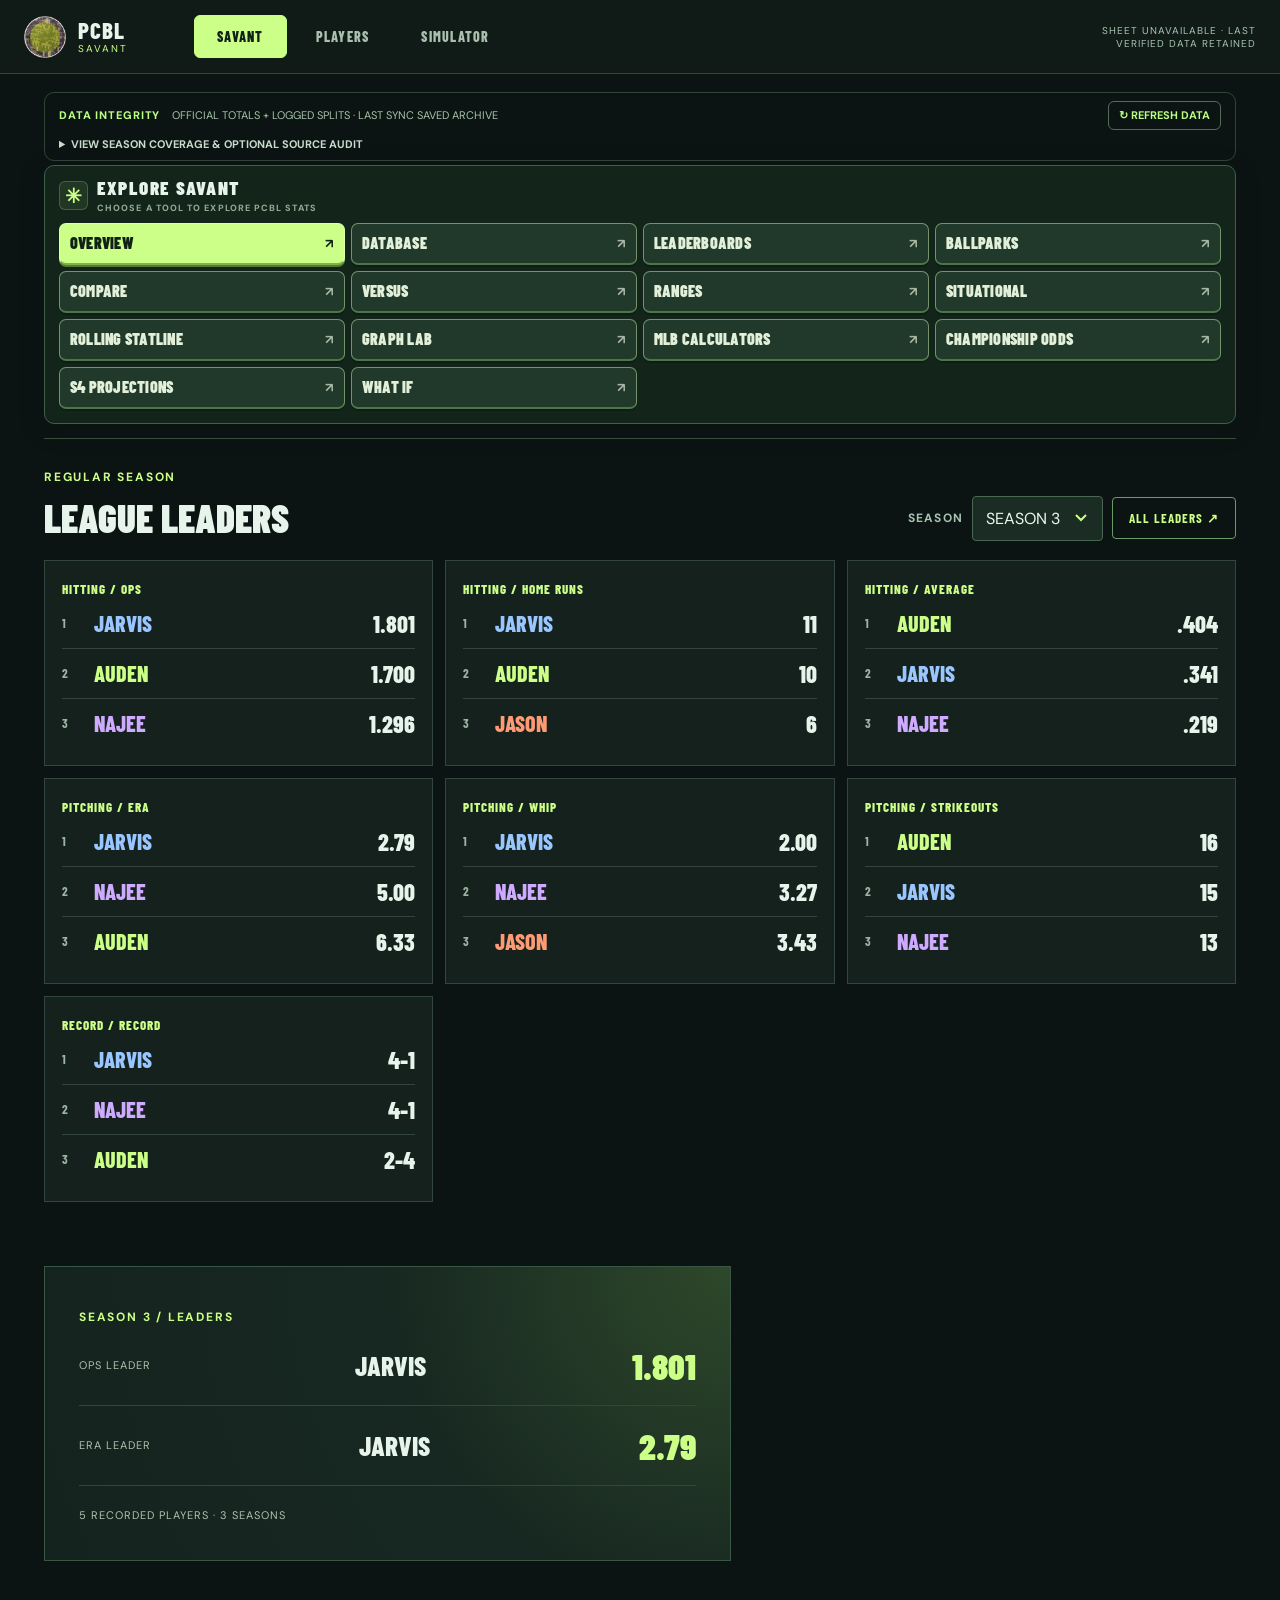
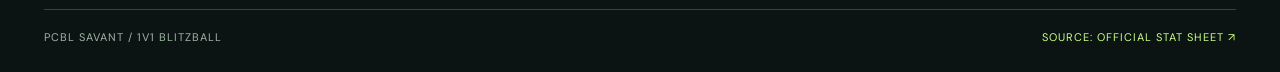
<file: public/index.html>
<!doctype html><html lang="en"><head><meta charset="utf-8"><meta name="viewport" content="width=device-width,initial-scale=1"><meta name="theme-color" content="#0c1413"><meta name="description" content="PCBL Savant: league stats, player profiles, comparisons and data visualizations."><title>PCBL Savant · The numbers behind the game</title><link rel="stylesheet" href="style.css"></head><body><header class="topbar"><a class="brand" href="#home" aria-label="PCBL Savant home"><img class="brand-image" src="assets/pcbl-logo.png" alt="" width="42" height="42"><span><strong>PCBL</strong><small>SAVANT</small></span></a><nav aria-label="Primary navigation"><button class="nav active" data-view="home">SAVANT</button><button class="nav" data-view="players">PLAYERS</button><button class="nav" data-view="sim">SIMULATOR</button></nav><span id="sourceStatus" class="status">LOADING</span></header><main><section id="pcblDataHealth" class="pcbl-integrity" aria-label="PCBL source validation" role="status"></section><div class="savant-navigation" id="savantNavigation" aria-label="Savant sections"><div class="savant-menu-head"><div class="menu-heading"><span class="menu-heading-mark" aria-hidden="true">✳</span><div><strong>EXPLORE SAVANT</strong><small>CHOOSE A TOOL TO EXPLORE PCBL STATS</small></div></div><button class="savant-menu-toggle" id="savantMenuToggle" type="button" aria-expanded="false" aria-controls="savantMenu"><span id="savantCurrent">OVERVIEW</span><span aria-hidden="true">⌄</span></button></div><div class="savant-menu" id="savantMenu" role="navigation" aria-label="Savant pages"><button class="savant-sub" type="button" data-view="home"><span class="menu-label">OVERVIEW</span><span class="menu-arrow" aria-hidden="true">↗</span></button><button class="savant-sub" type="button" data-view="database"><span class="menu-label">DATABASE</span><span class="menu-arrow" aria-hidden="true">↗</span></button><button class="savant-sub" type="button" data-view="leaders"><span class="menu-label">LEADERBOARDS</span><span class="menu-arrow" aria-hidden="true">↗</span></button><button class="savant-sub" type="button" data-view="parks"><span class="menu-label">BALLPARKS</span><span class="menu-arrow" aria-hidden="true">↗</span></button><button class="savant-sub" type="button" data-view="compare"><span class="menu-label">COMPARE</span><span class="menu-arrow" aria-hidden="true">↗</span></button><button class="savant-sub" type="button" data-view="versus"><span class="menu-label">VERSUS</span><span class="menu-arrow" aria-hidden="true">↗</span></button><button class="savant-sub" type="button" data-view="ranges"><span class="menu-label">RANGES</span><span class="menu-arrow" aria-hidden="true">↗</span></button><button class="savant-sub" type="button" data-view="situational"><span class="menu-label">SITUATIONAL</span><span class="menu-arrow" aria-hidden="true">↗</span></button><button class="savant-sub" type="button" data-view="rolling"><span class="menu-label">ROLLING STATLINE</span><span class="menu-arrow" aria-hidden="true">↗</span></button><button class="savant-sub" type="button" data-view="lab"><span class="menu-label">GRAPH LAB</span><span class="menu-arrow" aria-hidden="true">↗</span></button><button class="savant-sub" type="button" data-view="calculators"><span class="menu-label">MLB CALCULATORS</span><span class="menu-arrow" aria-hidden="true">↗</span></button><button class="savant-sub" type="button" data-view="odds"><span class="menu-label">CHAMPIONSHIP ODDS</span><span class="menu-arrow" aria-hidden="true">↗</span></button><button class="savant-sub" type="button" data-view="forecast"><span class="menu-label">S4 PROJECTIONS</span><span class="menu-arrow" aria-hidden="true">↗</span></button><button class="savant-sub" type="button" data-view="whatif"><span class="menu-label">WHAT IF</span><span class="menu-arrow" aria-hidden="true">↗</span></button></div></div><div class="heading"><div><p class="eyebrow" id="eyebrow">PETER COOPER BLITZBALL LEAGUE / DATA STUDIO</p><h1 id="viewTitle">SAVANT<span class="accent">.</span></h1></div><div class="global-filter"><label for="season">SEASON</label><select id="season"><option value="ALL TIME">ALL TIME</option><option value="S1">SEASON 1</option><option value="S2">SEASON 2</option><option value="S3" selected>SEASON 3</option><option value="S4">SEASON 4</option><option value="S5">SEASON 5</option></select></div></div>
<section id="home" class="view"><section class="module"><div class="module-head"><div><p class="eyebrow">REGULAR SEASON</p><h2>LEAGUE LEADERS</h2></div><div class="inline-filters"><label for="overviewSeason">SEASON</label><select id="overviewSeason"><option value="ALL TIME">CAREER</option><option value="S1">S1</option><option value="S2">S2</option><option value="S3" selected>S3</option><option value="S4">SEASON 4</option><option value="S5">SEASON 5</option></select><button class="export" data-go="leaders">ALL LEADERS ↗</button></div></div><div id="overviewLeaders" class="overview-leaders"></div></section><div class="home-intro"><div id="homeSpotlight" class="spotlight"></div></div></section>
<section id="leaders" class="view" hidden><div class="subnav"><button class="category active" data-category="hitting">HITTING</button><button class="category" data-category="pitching">PITCHING</button></div><div class="control-strip"><div><label for="leaderStat">STATISTIC</label><select id="leaderStat"></select></div><div><label for="leaderPark">BALLPARK</label><select id="leaderPark"><option value="ALL">ALL BALLPARKS</option><option value="PCBL HOME FIELD">PCBL HOME FIELD</option><option value="MURPHY PARK">MURPHY PARK</option><option value="POLO RINK">POLO RINK</option></select></div><p id="qualifier" class="hint"></p><button class="export" id="downloadLeaders">↓ DOWNLOAD CSV</button></div><div id="leaderCards" class="podium"></div><div class="section-heading"><h2>COMPLETE RANKINGS</h2><span id="rankingCount"></span></div><div class="table-wrap"><table><thead><tr><th>RANK</th><th>PLAYER</th><th>RECORD</th><th id="rankStat">STAT</th><th>PLAYED</th></tr></thead><tbody id="rankRows"></tbody></table></div></section>
<section id="lab" class="view" hidden><div class="lab-controls"><div><label for="graphSeason">DATASET</label><select id="graphSeason"><option value="ALL TIME">CAREER</option><option value="S1">SEASON 1</option><option value="S2">SEASON 2</option><option value="S3" selected>SEASON 3</option><option value="S4">SEASON 4</option><option value="S5">SEASON 5</option><option value="ALL SEASONS">ALL PLAYER SEASONS</option></select></div><div><label for="graphStage">GAMES</label><select id="graphStage"><option value="regular">REGULAR SEASON</option><option value="postseason">POSTSEASON</option><option value="both">REGULAR + POSTSEASON</option></select></div><div><label for="graphPark">BALLPARK</label><select id="graphPark"><option value="ALL">ALL BALLPARKS</option><option value="PCBL HOME FIELD">PCBL HOME FIELD</option><option value="MURPHY PARK">MURPHY PARK</option><option value="POLO RINK">POLO RINK</option></select></div><div><label for="graphX">X AXIS</label><select id="graphX"></select></div><div><label for="graphY">Y AXIS</label><select id="graphY"></select></div><button class="export" id="downloadGraph">↓ DOWNLOAD PNG</button></div><div class="graph-shell"><div class="graph-top"><span class="eyebrow">PCBL / EXPLORER</span><span id="graphCount"></span></div><div class="plot"><canvas id="chart" role="img" aria-label="Player statistics scatter chart"></canvas><div id="graphTooltip" class="graph-tooltip" hidden></div></div><div id="legend" class="legend"></div></div><p class="hint">Tap a dot for the player and their stats. Move across the chart to explore.</p></section>
<section id="players" class="view" hidden><div class="control-strip player-controls"><div><label for="playerSelect">PLAYER</label><select id="playerSelect"></select></div><div><label for="playerSeason">SEASON</label><select id="playerSeason"><option value="ALL TIME">CAREER</option><option value="S1">SEASON 1</option><option value="S2">SEASON 2</option><option value="S3" selected>SEASON 3</option><option value="S4">SEASON 4</option><option value="S5">SEASON 5</option></select></div><div><label for="playerStage">GAMES</label><select id="playerStage"><option value="regular">REGULAR SEASON</option><option value="postseason">POSTSEASON</option><option value="both">REGULAR + POSTSEASON</option></select></div><div><label for="playerPark">BALLPARK</label><select id="playerPark"><option value="ALL">ALL BALLPARKS</option><option value="PCBL HOME FIELD">PCBL HOME FIELD</option><option value="MURPHY PARK">MURPHY PARK</option><option value="POLO RINK">POLO RINK</option></select></div></div><div class="player-tabs"><button class="player-tab active" data-player-tab="stats">STATS</button><button class="player-tab" data-player-tab="advanced">ADVANCED STATS</button><button class="player-tab" data-player-tab="differences">SEASONAL DIFFERENCES</button></div><div id="playerContent"></div><details class="method"><summary>Advanced stat definitions and limits</summary><div id="methodContent"></div></details></section>
<section id="odds" class="view" hidden><div id="oddsContent"></div><p class="hint">Estimates from recorded regular-season hitting, pitching and results. The Jarvis–Najee finale sets seeds 1 and 2; seed 4 plays seed 1 and seed 3 plays seed 2 in single-game semifinals. The championship is best of three.</p></section><section id="forecast" class="view" hidden><p class="hint">Illustrative projections with the greatest weight on Season 3. Season 1 remains in the model for this three-player field.</p><div id="forecastContent"></div><details class="forecast-expander" id="forecastAll"><summary>ALL S4 PROJECTIONS</summary><div id="forecastDetails"></div></details><details class="method"><summary>Projection method</summary><p>Every available player-season contributes once. Each earlier season receives 0.6 times the weight of the next season; rates also reflect PA or IP, and projected playing time reflects games played. Missing player-seasons are omitted. IP rounds to the nearest half inning; derived stats use projected counts. These are estimates without opponent adjustments.</p></details><section class="league-average-section"><div class="league-average-heading"><div><p class="eyebrow">SIX-GAME PLAYER BASELINE</p><h2>LEAGUE AVERAGE PLAYER STATS</h2></div><label for="leagueAverageSeason">SEASON <select id="leagueAverageSeason"><option value="S3" selected>SEASON 3</option><option value="S4">SEASON 4</option><option value="S5">SEASON 5</option><option value="S2">SEASON 2</option><option value="S1">SEASON 1</option><option value="ALL TIME">ALL TIME</option></select></label></div><p class="hint">What a player producing at the selected league's pooled rates would put up over six games. Season 3 includes games recorded so far.</p><div id="leagueAverageContent"></div><details class="method"><summary>League average and projection equations</summary><p id="leagueAverageMethod"></p></details></section></section>
<section id="database" class="view" hidden><div class="database-intro"><p>Write comparisons with AND, OR, and parentheses. Example: <code>OPS &gt; 1.000 AND ERA &lt; 4.00 AND K/BB &lt; 2.0 AND IP &gt; 10</code>. Select HITTING or PITCHING below. The selected category determines which K and BB your query searches.</p></div><div class="query-panel"><label for="dbQuery">YOUR QUERY</label><textarea id="dbQuery" rows="2" spellcheck="false" placeholder="OPS > 1.000 AND ERA < 4.00"></textarea><div class="query-actions"><label for="dbSeason">RECORDS <select id="dbSeason"><option value="SEASONS">ALL SEASONS</option><option value="S1">SEASON 1</option><option value="S2">SEASON 2</option><option value="S3">SEASON 3</option><option value="S4">SEASON 4</option><option value="S5">SEASON 5</option><option value="ALL TIME">CAREER</option></select></label><label for="dbStage">GAMES <select id="dbStage"><option value="regular">REGULAR SEASON</option><option value="postseason">POSTSEASON</option><option value="both">REGULAR + POSTSEASON</option></select></label><label for="dbPark">BALLPARK <select id="dbPark"><option value="ALL">ALL BALLPARKS</option><option value="PCBL HOME FIELD">PCBL HOME FIELD</option><option value="MURPHY PARK">MURPHY PARK</option><option value="POLO RINK">POLO RINK</option></select></label><button id="dbRun" class="pill-action">SEARCH ↗</button><button id="dbDownload" class="export">↓ CSV</button><span id="dbStatus" role="status"></span></div></div><div class="db-category-tabs" role="tablist" aria-label="Database stats"><button type="button" class="active" data-db-side="hitting" role="tab" aria-selected="true">HITTING</button><button type="button" data-db-side="pitching" role="tab" aria-selected="false">PITCHING</button></div><div class="db-scroll"><table class="db-table"><thead id="dbHead"></thead><tbody id="dbRows"></tbody></table></div><p class="hint">Postseason records appear separately in every database view. S1–S2 postseason W–L uses official historical summaries; later results use completed game scores. * means incomplete scores, — means unavailable, not 0–0. Database refreshes when live logs load.</p></section>
<section id="whatif" class="view" hidden><p class="hint">Choose any PCBL player to estimate their next full season. Every recorded season contributes, with recent stats carrying more weight. Adjust playing time to see how the totals change.</p><div class="whatif-controls"><label for="whatifPlayer">PLAYER <select id="whatifPlayer"><option value="Auden">AUDEN</option><option value="Jason">JASON</option><option value="Jarvis">JARVIS</option></select></label><div><label for="whatifPA">PLATE APPEARANCES <b id="whatifPAValue">—</b></label><input id="whatifPA" type="range" min="0" max="180" step="1"></div><div><label for="whatifIP">INNINGS PITCHED <b id="whatifIPValue">—</b></label><input id="whatifIP" type="range" min="0" max="40" step="0.5"></div><button id="whatifReset" type="button" class="export">RESET TO BASELINE</button></div><p class="whatif-source" id="whatifSource"></p><div id="whatifResults"></div><section class="milestone-section"><div class="module-head"><div><p class="eyebrow">PROJECTED MILESTONE ODDS</p><h2>WHAT ARE THE CHANCES?</h2></div></div><div class="milestone-controls"><label for="milestoneStat">STAT <select id="milestoneStat"><option value="HR">HOME RUNS</option><option value="K">PITCHING STRIKEOUTS</option><option value="R">RUNS SCORED</option></select></label><label for="milestoneTarget">AT LEAST <input id="milestoneTarget" type="number" min="1" max="100" step="1" value="10" inputmode="numeric"></label></div><div id="milestoneResult" aria-live="polite"></div><p class="hint">Model estimate at the playing time above. HR and runs use a binomial model per PA; pitching K uses a Poisson count model per IP. Each assumes a constant projected rate and independent opportunities. Odds are estimates, not game outcomes.</p></section></section><section id="sim" class="view" hidden><div class="sim-control"><div><label for="simPark">BALLPARK</label><select id="simPark"><option value="PCBL MAIN FIELD">PCBL MAIN FIELD</option><option value="MURPHY PARK">MURPHY PARK</option><option value="POLO RINK">POLO RINK</option></select></div><div><label for="simSound">SOUND</label><select id="simSound"><option value="on">ON</option><option value="off">OFF</option></select></div><div><label for="simAway">AWAY PLAYER</label><select id="simAway"></select></div><div><label for="simAwaySeason">AWAY VERSION</label><select id="simAwaySeason"><option value="ALL TIME">CAREER</option><option value="S1">SEASON 1</option><option value="S2">SEASON 2</option><option value="S3" selected>SEASON 3</option><option value="S4">SEASON 4</option><option value="S5">SEASON 5</option></select></div><div><label for="simHome">HOME PLAYER</label><select id="simHome"></select></div><div><label for="simHomeSeason">HOME VERSION</label><select id="simHomeSeason"><option value="ALL TIME">CAREER</option><option value="S1">SEASON 1</option><option value="S2">SEASON 2</option><option value="S3" selected>SEASON 3</option><option value="S4">SEASON 4</option><option value="S5">SEASON 5</option></select></div><button id="startSim" class="pill-action">PLAY BALL</button></div><div class="sim-shell"><div class="sim-stage"><canvas id="simCanvas" width="840" height="400" role="img" aria-label="Pixel art blitzball game"></canvas><div class="sim-scoreboard"><div id="simScore"></div><div class="sim-count"><span id="simState">READY</span><span id="simInning">INNING 1 · TOP</span><span id="simOuts">0 OUTS</span><span id="simBases">BASES EMPTY</span></div></div></div><div class="inning-toolbar"><strong>GAME LOG</strong><button id="simPrevInning" type="button" aria-label="Previous inning">‹</button><label for="simInningView">INNING</label><select id="simInningView"><option value="ALL">ALL INNINGS</option></select><button id="simNextInning" type="button" aria-label="Next inning">›</button><button id="downloadGame" class="export" disabled>↓ DOWNLOAD GAME CSV</button></div><div id="simInningTabs" class="sim-inning-tabs" role="tablist" aria-label="Game log innings"></div><div class="sim-bottom"><strong id="simCall">Choose two player seasons and start the game.</strong><button id="nextPlay" class="pill-action" disabled>NEXT PLAY →</button><button id="autoPlay" class="export" disabled>AUTO PLAY</button><label class="speed-control" for="simSpeed"><span>AUTO SPEED <b id="speedValue">1×</b></span><input id="simSpeed" type="range" min="1" max="3" step="0.1" value="1"></label></div><ol id="simLog" class="sim-log" aria-label="Play by play"></ol></div><p class="hint">Illustrative simulation from the selected player seasons and field. Matchup odds are anchored to each selected season’s offense and pitching quality, then adjusted by ballpark effects. Small park samples are heavily regressed toward the player baseline. Two outs per inning; innings 1–2 use the PCBL 5-run limit, while the 3rd and extras are uncapped. Ties continue into extras. The field has no physical bases; runner status stays on the scoreboard.</p></section>
<section id="calculators" class="view" hidden><div class="calc-intro"><div><p>Compare PCBL players with MLB players and teams, or translate a PCBL stat into its league-relative MLB equivalent.</p></div></div><div class="calc-tabs" role="tablist" aria-label="MLB calculators"><button type="button" role="tab" class="calc-tab active" id="calcPlayerTab" data-calculator="player" aria-selected="true" aria-controls="calcPlayerPanel"><span>01 / PLAYER COMPS</span><strong>WHO'S THE MLB MATCH?</strong><small>SEARCH MLB PLAYERS · COMPARE PCBL CAREERS</small></button><button type="button" role="tab" class="calc-tab" id="calcStatTab" data-calculator="stat" aria-selected="false" aria-controls="calcStatPanel"><span>02 / STAT CALCULATOR</span><strong>WHAT'S THE MLB EQUIVALENT?</strong><small>TRANSLATE RATES · HITTING & PITCHING</small></button><button type="button" role="tab" class="calc-tab" id="calcTeamTab" data-calculator="team" aria-selected="false" aria-controls="calcTeamPanel"><span>03 / TEAM COMPS</span><strong>WHO PLAYS LIKE AN MLB TEAM?</strong><small>PLAYER ↔ TEAM · TOP THREE MATCHES</small></button></div><div class="calc-frame-shell" id="calcPlayerPanel" role="tabpanel" aria-labelledby="calcPlayerTab"><iframe id="calcPlayerFrame" title="MLB–PCBL Player Comps" loading="lazy" src="tools/player-comps/index.html"></iframe><a class="calc-open" href="tools/player-comps/index.html" target="_blank" rel="noopener">OPEN PLAYER COMPS IN A NEW TAB ↗</a></div><div class="calc-frame-shell" id="calcStatPanel" role="tabpanel" aria-labelledby="calcStatTab" hidden><iframe id="calcStatFrame" title="PCBL to MLB Stat Calculator" loading="lazy" data-src="tools/stat-calculator/index.html"></iframe><a class="calc-open" href="tools/stat-calculator/index.html" target="_blank" rel="noopener">OPEN STAT CALCULATOR IN A NEW TAB ↗</a></div><div class="calc-frame-shell calc-team-panel" id="calcTeamPanel" role="tabpanel" aria-labelledby="calcTeamTab" hidden><div class="team-compare-controls"><label>SEARCH DIRECTION<select id="teamDirection"><option value="pcbl">PCBL PLAYER → MLB TEAMS</option><option value="mlb">MLB TEAM → PCBL PLAYERS</option></select></label><label>PCBL SEASON<select id="teamPcblSeason"><option value="ALL TIME">CAREER</option><option value="S1">SEASON 1</option><option value="S2">SEASON 2</option><option value="S3" selected>SEASON 3</option><option value="S4">SEASON 4</option><option value="S5">SEASON 5</option></select></label><label>MLB SEASON<select id="teamMlbSeason"><option value="2026" selected>2026</option><option value="2025">2025</option><option value="2024">2024</option><option value="2023">2023</option><option value="2022">2022</option><option value="2021">2021</option><option value="2020">2020</option><option value="2019">2019</option><option value="2018">2018</option><option value="2017">2017</option><option value="2016">2016</option></select></label><label>STAT FOCUS<select id="teamFocus"><option value="both">HITTING + PITCHING</option><option value="hitting">HITTING</option><option value="pitching">PITCHING</option></select></label><label id="teamPlayerLabel">PCBL PLAYER<select id="teamPlayer"></select></label><label id="teamMlbLabel" hidden>MLB TEAM<select id="teamMlbTeam"></select></label></div><div id="teamResults" class="team-results" aria-live="polite"></div><div id="teamProfile" class="team-profile" aria-live="polite"></div><p class="calc-footnote">Regular-season MLB team rates and PCBL player rates are compared relative to their respective leagues. Similarity describes statistical shape, not a projection.</p></div><p class="calc-footnote">PCBL numbers come from the league stat sheet, with an included snapshot when the live source is unavailable. MLB player searches need an internet connection. These translations are league-relative comparisons, not official MLB projections.</p></section><section class="view" hidden="" id="situational"><div class="versus-intro"><div><p class="eyebrow">PCBL SAVANT / SITUATIONAL</p><h2>EXPLORE THE SPLITS</h2><p>Pick a player and situation to explore their hitting or pitching. Baserunner states are shown only when the play-by-play supports them; unresolved states are excluded from specific runner splits.</p></div><button class="export" id="sitDownload" type="button">↓ DOWNLOAD EVENTS CSV</button></div><div aria-label="Situational category" class="db-category-tabs" role="tablist"><button aria-selected="true" class="active" data-sit-side="hitting" role="tab">HITTING</button><button aria-selected="false" data-sit-side="pitching" role="tab">PITCHING</button></div><div class="situational-main-filters"><label>PLAYER<select id="sitPlayer"><option value="ALL">ALL PLAYERS</option></select></label><label>SEASON<select id="sitSeason"><option value="ALL">ALL TIME</option></select></label><label>GAMES<select id="sitStage"><option value="regular">REGULAR SEASON</option><option value="postseason">POSTSEASON</option><option value="both">BOTH</option></select></label><label>INNING<select id="sitInning"><option value="ALL">ALL INNINGS</option></select></label><label>RUNNERS<select id="sitBases"><option value="ALL">ALL BASE STATES</option></select></label></div><details class="sit-advanced"><summary>MORE FILTERS  ·  BALLPARK, MATCHUP &amp; GAME STATE</summary><div class="sit-advanced-grid"><label>SITUATION<select id="sitSituation"><option value="ALL">ALL SITUATIONS</option><option value="risp">SCORING POSITION (LOGGED)</option><option value="loaded">BASES LOADED (LOGGED)</option><option value="leadoff">LEADOFF PLATE APPEARANCE</option><option value="first">FIRST PA VS OPPONENT</option><option value="later">SECOND+ PA VS OPPONENT</option><option value="early">INNINGS 1–2</option><option value="late">INNING 3+</option></select></label><label>BATTING ORDER <select id="sitHalf"><option value="ALL">HOME + AWAY</option><option value="top">AWAY / BATTING FIRST</option><option value="bottom">HOME / BATTING SECOND</option></select></label><label>BALLPARK<select id="sitPark"><option value="ALL">ALL BALLPARKS</option><option value="PCBL HOME FIELD">PCBL HOME FIELD</option><option value="MURPHY PARK">MURPHY PARK</option><option value="POLO RINK">POLO RINK</option></select></label><label>BALLPARK MODE <select id="sitParkMode"><option value="only">ONLY SELECTED FIELD</option><option value="exclude">EXCLUDE SELECTED FIELD</option></select></label><label>COUNT (IF LOGGED) <select id="sitCount"><option value="ALL">ALL COUNTS</option></select></label></div></details><button class="sit-reset" id="sitReset" type="button">↺ RESET FILTERS</button><div class="park-sync-row"><p class="log-sync sit-source-note" data-log-sync="">VERIFIED GAME LOG SNAPSHOT</p><button class="export" id="sitRefreshLogs" type="button">↻ REFRESH GAME LOGS</button></div><div id="sitOverview"></div><div aria-label="Situational breakdown" class="sit-result-tabs" role="tablist"><button class="active" data-sit-table="inning" type="button">BY INNING</button><button class="" data-sit-table="bases" type="button">RUNNERS ON</button><button class="" data-sit-table="players" type="button">BY PLAYER</button></div><div id="sitContent"></div><details class="sit-more-results"><summary>VIEW ADDITIONAL SPLITS &amp; LEADERBOARDS</summary><div id="sitExtra"></div></details><details class="method"><summary>DATA QUALITY &amp; RUNNER-STATE METHODOLOGY</summary><p id="sitFootnote"></p></details></section><section id="rolling" class="view" hidden><div class="versus-intro"><div><p class="eyebrow">PCBL SAVANT / GAME-BY-GAME</p><h2>ROLLING STATLINE</h2><p>See a true moving statline: each point recalculates the selected statistic from the previous N games, ending at that game. Hover or click to inspect any point.</p></div><button class="export" type="button" id="rollingCsv">↓ DOWNLOAD CSV</button></div><div class="rolling-controls"><label>PLAYER<select id="rollingPlayer"></select></label><label>HITTING / PITCHING<select id="rollingSide"><option value="hitting">HITTING</option><option value="pitching">PITCHING</option></select></label><label>STAT<select id="rollingStat"></select></label><label>WINDOW<select id="rollingWindow"><option value="1">SINGLE GAME</option><option value="3" selected>LAST 3 GAMES</option><option value="5">LAST 5 GAMES</option><option value="10">LAST 10 GAMES</option></select></label><label>SEASON<select id="rollingSeason"><option value="ALL">ALL TIME</option></select></label><label>GAMES<select id="rollingPhase"><option value="regular">REGULAR</option><option value="postseason">POSTSEASON</option><option value="both">BOTH</option></select></label><label>BALLPARK<select id="rollingPark"><option value="ALL">ALL BALLPARKS</option><option value="PCBL HOME FIELD">PCBL HOME FIELD</option><option value="MURPHY PARK">MURPHY PARK</option><option value="POLO RINK">POLO RINK</option></select></label></div><p id="rollingStatus" class="hint"></p><div class="rolling-navigator" aria-label="Rolling statline game navigator"><div class="rolling-nav-top"><div><span class="rolling-nav-eyebrow">GAME-BY-GAME EXPLORER</span><strong id="rollingFocusTitle">SELECT A GAME</strong></div><div class="rolling-nav-buttons"><button type="button" id="rollingPrev" aria-label="Previous game">← PREV</button><button type="button" id="rollingNext" aria-label="Next game">NEXT →</button></div></div><div class="rolling-scrub"><label for="rollingGameSlider">JUMP TO ANY GAME</label><input id="rollingGameSlider" type="range" min="0" max="0" value="0" step="1" aria-label="Choose a game along the rolling statline"><select id="rollingGameJump" aria-label="Select a specific game"></select></div><div class="rolling-focused-stats" id="rollingFocusStats" aria-live="polite"></div></div><div class="rolling-chart"><div class="rolling-graph-heading"><div><strong>PCBL / ROLLING EXPLORER</strong><span id="rollingGraphSub">JARVIS · SEASON 3 · OPS</span></div><span id="rollingGraphCount"></span></div><div class="rolling-chart-scroll" id="rollingChartScroll"><svg id="rollingChart" viewBox="0 0 800 270" role="img" aria-label="Scrollable rolling statistical performance; select any point to inspect its game"></svg></div><div id="rollingGraphTip" class="rolling-graph-tip" hidden></div><div class="rolling-graph-legend"><span class="rolling-legend-mark"></span><span id="rollingLegend">JARVIS · OPS</span></div><p class="rolling-scroll-hint">← SCROLL HORIZONTALLY TO SEE EVERY GAME · CLICK A POINT TO INSPECT →</p></div><div id="rollingTable" class="table-wrap"></div><p class="hint">Derived from game-log events, not manually copied season totals. The first few points use the games available so far. Pitching IP is outs / 2 (two PCBL outs per inning). ERA requires earned-run attribution and is not estimated here.</p></section><section id="ranges" class="view" hidden><div class="versus-intro"><div><p class="eyebrow">GAME-TO-GAME SPLITS</p><h2>THE RANGE LAB.</h2><p>Pick two games to count the plays between them, including both endpoints. Move across seasons and into the postseason.</p></div><button class="export" id="rangeDownload" type="button">↓ DOWNLOAD PLAYS CSV</button></div><div class="range-controls"><label for="rangeFrom">FROM GAME<select id="rangeFrom"></select></label><label for="rangeTo">THROUGH GAME<select id="rangeTo"></select></label><label for="rangeStage">GAMES<select id="rangeStage"><option value="regular">REGULAR SEASON</option><option value="postseason">POSTSEASON</option><option value="both">REGULAR + POSTSEASON</option></select></label><label for="rangePark">BALLPARK<select id="rangePark"><option value="all">ALL FIELDS</option><option value="PCBL HOME FIELD">PCBL HOME FIELD</option><option value="MURPHY PARK">MURPHY PARK</option><option value="POLO RINK">POLO RINK</option></select></label><label for="rangePlayer">PLAYER<select id="rangePlayer"><option value="all">ALL PLAYERS</option></select></label></div><p class="log-sync" data-log-sync>VERIFIED LOG SNAPSHOT</p><div id="rangeCoverage"></div><div id="rangeContent"></div><details class="method"><summary>HOW RANGE STATS ARE COUNTED</summary><p>Only the written play events in the selected games are counted. Hitting AVG = hits / at bats; OBP = (hits + walks + hit by pitches) / plate appearances; SLG = total bases / at bats; OPS = OBP + SLG. Pitching HA, HR allowed, walks, strikeouts and outs come from those same events. PCBL has two outs per inning, so logged IP = logged outs / 2 and logged WHIP = (hits allowed + walks allowed) / logged IP. Earned runs and ERA cannot be safely allocated to individual pitchers from every game log, so they are intentionally omitted. Official season totals remain on the player pages and sheet.</p></details></section><section id="versus" class="view" hidden><div class="versus-intro"><div><p class="eyebrow">THE MATCHUP ARCHIVE</p><h2>HEAD TO HEAD.</h2><p>Counted from individual plate appearances in the official game logs. Season and game type are independent filters.</p></div><div class="versus-intro-actions"><a class="export" href="https://docs.google.com/document/d/1M9Xq86XXi_HrYJwnDLI8Pn608KZ_RBVzVc6UfwaZemo/edit?tab=t.0" target="_blank" rel="noopener">VIEW GAME LOGS ↗</a></div></div><div class="versus-controls"><label>BATTER<select id="versusBatter"></select></label><label>OPPONENT / PITCHER<select id="versusPitcher"></select></label><label>SEASON<select id="versusSeason"><option value="ALL TIME">ALL TIME</option><option value="S1">SEASON 1</option><option value="S2">SEASON 2</option><option value="S3" selected>SEASON 3</option><option value="S4">SEASON 4</option><option value="S5">SEASON 5</option></select></label><label>GAMES<select id="versusPhase"><option value="regular">REGULAR SEASON</option><option value="postseason">POSTSEASON</option><option value="both">BOTH</option></select></label><label>BALLPARK<select id="versusPark"><option value="all">ALL FIELDS</option><option value="PCBL HOME FIELD">PCBL HOME FIELD</option><option value="MURPHY PARK">MURPHY PARK</option><option value="POLO RINK">POLO RINK</option></select></label><label>EXACT GAME<select id="versusGame"><option value="all">ALL MATCHING GAMES</option></select></label></div><p class="log-sync" data-log-sync>VERIFIED LOG SNAPSHOT</p><div id="versusContent"></div><p class="versus-footnote">These are matchup counts from readable play events, not official season totals. The main stat sheet remains authoritative for official aggregates. Ambiguous plays are excluded rather than assigned to a guessed opponent. A missing matchup displays no data, never zero performance. For example, Season 3 Game 2 lists 30 Najee plate appearances in the play sequence while its written game summary says 29; the displayed matchup follows the play sequence.</p></section><section id="parks" class="view" hidden><div class="park-sync-row"><p class="log-sync" data-log-sync>VERIFIED GAME + PARK SNAPSHOT</p><button class="export" id="refreshLogs" type="button">↻ CHECK LIVE SOURCE</button></div><div id="parksContent"></div><div id="parkLeaders"></div></section><section id="compare" class="view" hidden><div class="compare-toolbar"><div><strong>PLAYER-SEASON MATCHUP</strong><span>Choose 2–5 profiles. Each card has its own season.</span></div><button id="addCompare" class="pill-action">+ ADD PLAYER</button><button id="downloadCompare" class="export">↓ DOWNLOAD CSV</button></div><div id="comparePicks" class="compare-picks"></div><div id="compareContent"></div></section>
<footer><span>PCBL SAVANT / 1V1 BLITZBALL</span><a href="https://docs.google.com/spreadsheets/d/1-wyh_XRSgYGF8GIynNH1ZYvm__1bf0m7bs0WNNWRmuk/edit?gid=0#gid=0" target="_blank" rel="noopener">SOURCE: OFFICIAL STAT SHEET ↗</a></footer></main><script>
// Google Sites embeds can restore an old scroll position or follow #home to content below the menu.
// The first view should always start at the Savant navigation.
if('scrollRestoration' in history)history.scrollRestoration='manual';
window.addEventListener('DOMContentLoaded',()=>{
  requestAnimationFrame(()=>requestAnimationFrame(()=>{window.scrollTo(0,0);window.__pcblMenuReady=true}));
});
window.addEventListener('load',()=>{requestAnimationFrame(()=>window.scrollTo(0,0))},{once:true});
</script><script src="data.js"></script><script src="season-awards.js"></script><script src="versus-data.js"></script><script src="future-game-logs.js"></script><script src="play-database.js"></script><script src="approved-corrections.js"></script><script src="future-stats.js"></script><script src="park-data.js"></script><script src="park-stats.js"></script><script src="pitching-advanced.js"></script><script src="record-store.js"></script><script src="record-board.js"></script><script src="unified-data.js"></script><script src="season-source-config.js"></script><script src="app.js"></script><script src="simulator.js"></script><script src="live-log-parser.js"></script><script src="live-log-config.js"></script><script src="live-logs.js"></script><script src="versus.js"></script><script src="ranges.js"></script><script src="situational-audit.js"></script><script src="situational.js"></script><script src="rolling.js"></script><script src="team-comps.js"></script><script src="calculators.js"></script><script src="award-watch.js"></script><script src="odds.js"></script><script src="parks.js"></script><script src="data-integrity-ui.js"></script></body></html>
</file>
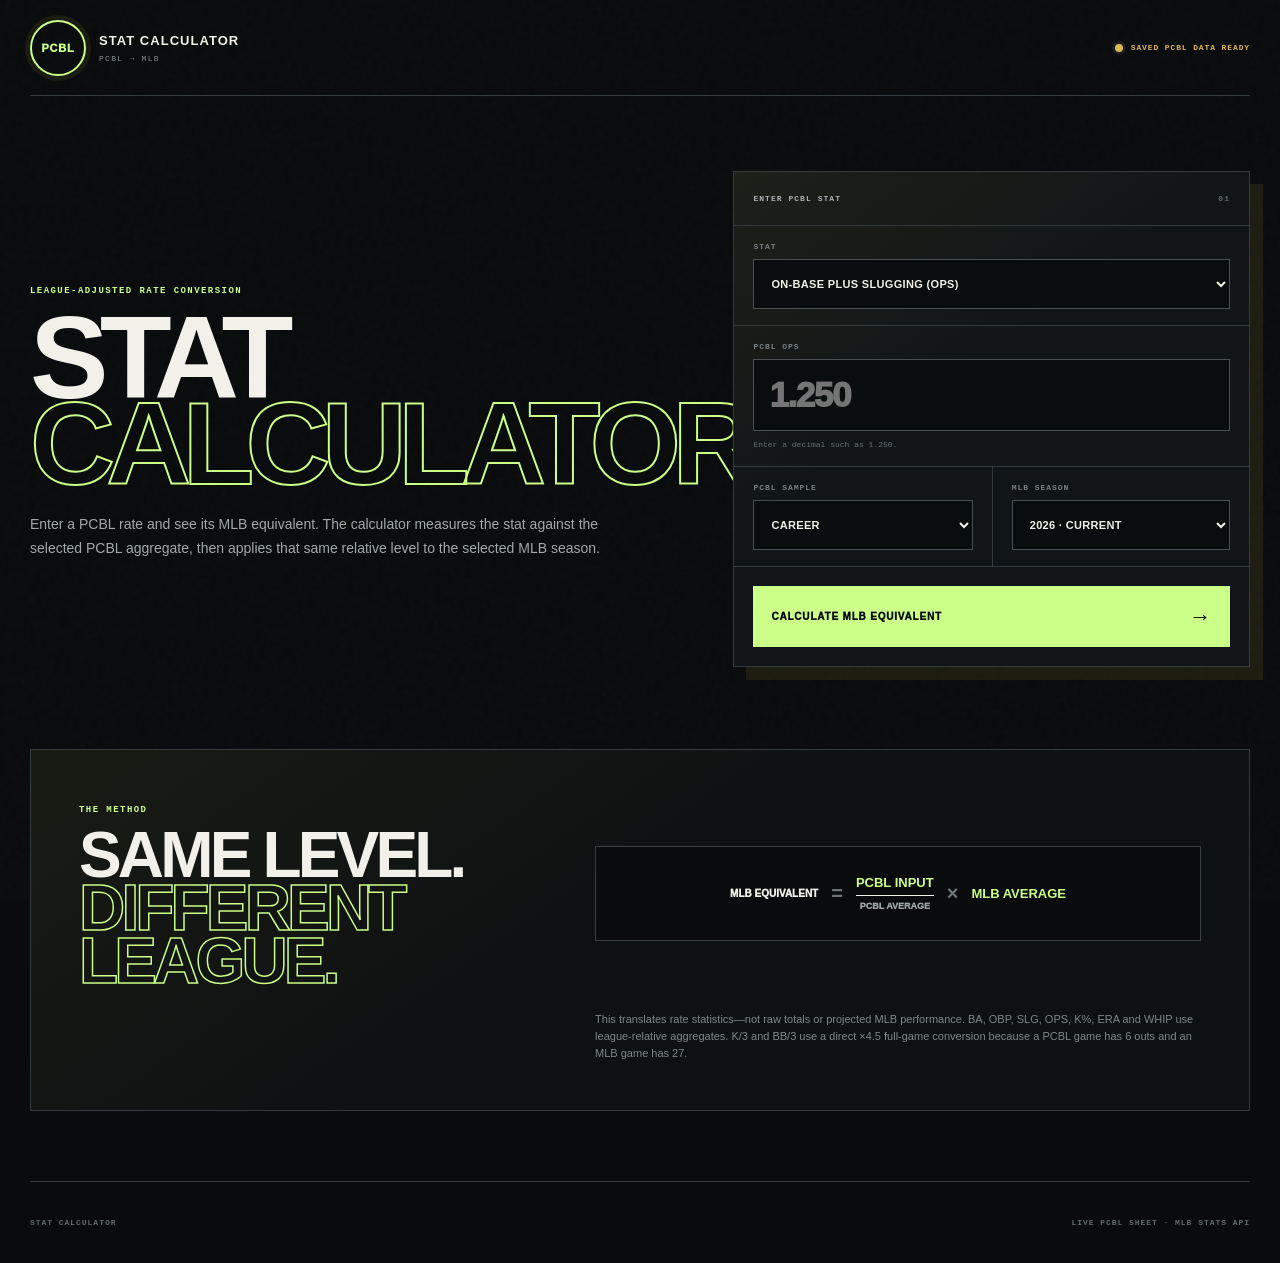
<file: public/tools/stat-calculator/index.html>
<!doctype html>
<html lang="en">
<head>
  <meta charset="utf-8">
  <meta name="viewport" content="width=device-width,initial-scale=1,viewport-fit=cover">
  <meta name="theme-color" content="#090b0c">
  <title>STAT CALCULATOR</title>
  <link rel="stylesheet" href="styles.css?v=3">
</head>
<body>
  <div class="noise" aria-hidden="true"></div>
  <header class="site-header">
    <a class="brand" href="#top" aria-label="PCBL to MLB Stat Calculator home">
      <span class="brand-mark">PCBL</span>
      <span><b>STAT CALCULATOR</b><small>PCBL → MLB</small></span>
    </a>
    <div class="data-status" id="dataStatus"><i></i> LOADING LEAGUE DATA</div>
  </header>

  <main id="top">
    <section class="hero">
      <div class="hero-copy">
        <span class="eyebrow">LEAGUE-ADJUSTED RATE CONVERSION</span>
        <h1>STAT<br><em>CALCULATOR</em></h1>
        <p>Enter a PCBL rate and see its MLB equivalent. The calculator measures the stat against the selected PCBL aggregate, then applies that same relative level to the selected MLB season.</p>
      </div>

      <form class="calculator" id="calculatorForm">
        <div class="calculator-head">
          <span>ENTER PCBL STAT</span><span>01</span>
        </div>
        <label class="field stat-field">
          <span>STAT</span>
          <select id="statSelect">
            <optgroup label="HITTING">
              <option value="BA">BATTING AVERAGE (BA)</option>
              <option value="OBP">ON-BASE PERCENTAGE (OBP)</option>
              <option value="SLG">SLUGGING PERCENTAGE (SLG)</option>
              <option value="OPS" selected>ON-BASE PLUS SLUGGING (OPS)</option>
              <option value="K_RATE">STRIKEOUT RATE (K%)</option>
            </optgroup>
            <optgroup label="PITCHING">
              <option value="ERA">EARNED RUN AVERAGE (ERA)</option>
              <option value="WHIP">WALKS + HITS PER INNING (WHIP)</option>
              <option value="KFG">PCBL K/3 → MLB K/9 (×4.5)</option>
              <option value="BBFG">PCBL BB/3 → MLB BB/9 (×4.5)</option>
            </optgroup>
          </select>
        </label>
        <label class="field value-field">
          <span id="valueLabel">PCBL OPS</span>
          <div><input id="statValue" type="text" inputmode="decimal" autocomplete="off" placeholder="1.000" aria-describedby="inputHint"><b id="inputSuffix"></b></div>
          <small id="inputHint">Enter the rate as it appears in the PCBL stat sheet.</small>
        </label>
        <div class="filter-grid">
          <label class="field compact">
            <span>PCBL SAMPLE</span>
            <select id="pcblRange"></select>
          </label>
          <label class="field compact">
            <span>MLB SEASON</span>
            <select id="mlbSeason"></select>
          </label>
        </div>
        <button class="calculate-button" id="calculateButton" type="submit"><span>CALCULATE MLB EQUIVALENT</span><b>→</b></button>
        <p class="form-error" id="formError" hidden></p>
      </form>
    </section>

    <section class="result-section" id="resultSection" hidden aria-live="polite">
      <div class="result-heading">
        <div><span class="eyebrow">RESULT</span><h2 id="resultTitle">PCBL OPS → MLB OPS</h2></div>
        <span class="result-number">02</span>
      </div>

      <div class="conversion-card">
        <div class="league-value pcbl-value">
          <span id="pcblResultLabel">PCBL INPUT</span>
          <strong id="pcblInputValue">1.000</strong>
          <small id="pcblInputContext">CAREER · REGULAR SEASON</small>
        </div>
        <div class="conversion-center">
          <span id="relativeBadge">+0.0%</span>
          <i id="conversionModeLabel">LEAGUE RELATIVE</i>
          <b>→</b>
        </div>
        <div class="league-value mlb-value">
          <span id="mlbResultLabel">MLB EQUIVALENT</span>
          <strong id="mlbEquivalentValue">.730</strong>
          <small id="mlbOutputContext">2026 MLB REGULAR SEASON</small>
        </div>
        <article class="scale-panel result-scale">
          <div class="panel-head"><span id="scaleTitle">LEAGUE-RELATIVE SCALE</span><span>03</span></div>
          <div class="scale-wrap">
            <div class="scale-labels"><span id="scaleLow">50% OF AVG</span><span id="scaleMiddle">LEAGUE AVG</span><span id="scaleHigh">150% OF AVG</span></div>
            <div class="scale-track"><i></i><span id="scaleMarker"><b></b><small id="scaleMarkerLabel">INPUT</small></span></div>
            <p id="resultExplanation"></p>
          </div>
        </article>
      </div>

      <div class="result-actions">
        <button type="button" id="copyResult">COPY RESULT</button>
        <button type="button" id="calculateAnother">CALCULATE ANOTHER</button>
      </div>
    </section>

    <section class="method-section">
      <div class="method-title"><span class="eyebrow">THE METHOD</span><h2>SAME LEVEL.<br><em>DIFFERENT LEAGUE.</em></h2></div>
      <div class="formula"><span>MLB EQUIVALENT</span><strong>=</strong><div><b>PCBL INPUT</b><i>PCBL AVERAGE</i></div><strong>×</strong><b>MLB AVERAGE</b></div>
      <p>This translates rate statistics—not raw totals or projected MLB performance. BA, OBP, SLG, OPS, K%, ERA and WHIP use league-relative aggregates. K/3 and BB/3 use a direct ×4.5 full-game conversion because a PCBL game has 6 outs and an MLB game has 27.</p>
    </section>
  </main>

  <footer><span>STAT CALCULATOR</span><span>LIVE PCBL SHEET · MLB STATS API</span></footer>
  <script src="pcbl-snapshot.js?v=3"></script>
  <script src="app.js?v=3"></script>
</body>
</html>
</file>
<file: public/style.css>
@import url('https://fonts.googleapis.com/css2?family=Barlow+Condensed:wght@500;600;700;800;900&family=DM+Sans:wght@400;500;600;700&display=swap');:root{font-family:'DM Sans',Arial,sans-serif;color:#e7f4eb;background:#0c1413;font-size:16px;--lime:#cbff87;--muted:#9db3a8;--line:#32463e;--panel:#15211d}*{box-sizing:border-box}body{margin:0}button,select{font:inherit}button{cursor:pointer}button:focus-visible,select:focus-visible,a:focus-visible,summary:focus-visible{outline:2px solid var(--lime);outline-offset:3px}h1,h2,h3,p{margin-top:0}.topbar{height:74px;border-bottom:1px solid var(--line);display:flex;align-items:center;padding:0 max(24px,calc((100vw - 1240px)/2));gap:32px;background:#101b18;position:sticky;top:0;z-index:10}.brand{display:flex;align-items:center;gap:12px;min-width:138px;text-decoration:none;color:inherit}.brandmark{font:900 31px 'Barlow Condensed';background:var(--lime);color:#101915;width:40px;height:40px;text-align:center;line-height:40px;transform:skew(-8deg)}.brandmark span{font-size:11px;vertical-align:top}.brand strong{display:block;font:800 23px/23px 'Barlow Condensed';letter-spacing:1px}.brand small{display:block;font-size:10px;color:var(--lime);letter-spacing:2px}nav{display:flex;height:100%;align-items:center;gap:2px}nav button{height:100%;padding:0 13px;color:#a4b7ac;background:transparent;border:0;border-bottom:3px solid transparent;font:700 14px 'Barlow Condensed';letter-spacing:1px}nav button.active{color:var(--lime);border-bottom-color:var(--lime)}.status{margin-left:auto;color:#a7c5b2;font-size:10px;letter-spacing:1px;text-align:right;max-width:154px}main{max-width:1240px;padding:38px 24px 28px;margin:auto}.heading{display:flex;justify-content:space-between;align-items:end;margin-bottom:27px;gap:20px}.eyebrow{color:var(--lime);font:700 12px 'DM Sans';letter-spacing:1.8px;margin:0 0 9px}h1{font:900 clamp(44px,6vw,72px)/.95 'Barlow Condensed';letter-spacing:-1px;margin:0}.accent{color:var(--lime)}.global-filter,.control-strip>div,.lab-controls>div,.inline-filters{display:flex;flex-direction:column;gap:8px}label{color:#a6c3b1;font:700 12px 'DM Sans';letter-spacing:1.2px}select{appearance:none;background:#1b2c25;color:#eaf8ec;border:1px solid #4a6754;border-radius:4px;padding:11px 41px 11px 13px;min-width:164px;background-image:url("data:image/svg+xml,%3Csvg xmlns='http://www.w3.org/2000/svg' width='12' height='8'%3E%3Cpath fill='none' stroke='%23cbff87' stroke-width='2' d='m1 1 5 5 5-5'/%3E%3C/svg%3E");background-position:right 15px center;background-repeat:no-repeat}.global-filter select{min-width:176px}.subnav{display:flex;border-bottom:1px solid var(--line);gap:22px}.subnav button{background:none;border:0;color:#92aaa0;font:800 19px 'Barlow Condensed';padding:12px 5px;letter-spacing:1px;border-bottom:3px solid transparent}.subnav button.active{color:var(--lime);border-color:var(--lime)}.control-strip,.lab-controls{display:flex;align-items:end;justify-content:space-between;margin:22px 0;gap:14px;flex-wrap:wrap}.hint{color:#a7b9ae;font-size:13px;line-height:1.55;margin:0}.export,.pill-action{border:1px solid #6a9b64;color:var(--lime);background:transparent;padding:12px 16px;border-radius:4px;font:700 13px 'Barlow Condensed';letter-spacing:1px}.export:hover,.pill-action:hover{background:#243c29}.pill-action{color:#101915;background:var(--lime);border-color:var(--lime)}.pill-action:hover{background:#e0ffba}.pill-action:disabled{opacity:.42;cursor:default}.podium{display:grid;grid-template-columns:repeat(3,1fr);gap:13px}.leader-card{min-height:192px;border:1px solid var(--line);background:var(--panel);padding:20px;border-top:3px solid var(--player)}.leader-card:first-child{background:linear-gradient(140deg,#293927,#17251f)}.leader-card .rank{color:var(--player);font:800 14px 'Barlow Condensed';letter-spacing:2px}.leader-card .value{font:900 clamp(43px,5vw,68px)/1 'Barlow Condensed';color:var(--player);margin-top:20px}.leader-card .name{font:800 26px 'Barlow Condensed';text-transform:uppercase;margin-top:10px}.leader-card .meta{color:#b0c4b5;font-size:12px;margin-top:5px}.section-heading{display:flex;align-items:baseline;justify-content:space-between;margin:32px 0 12px}.section-heading h2{font:800 28px 'Barlow Condensed';margin:0}.section-heading span{color:#9fb3a5;font-size:12px}.table-wrap,.compare-table-wrap{overflow-x:auto;border:1px solid var(--line)}table{border-collapse:collapse;width:100%;min-width:530px}th{text-align:left;background:#1d2b24;color:#aac3b0;font-size:11px;letter-spacing:1.2px;padding:15px 17px}td{padding:14px 17px;border-top:1px solid #2b4135;font-size:14px}td:first-child{color:var(--lime);font-weight:700}td:nth-child(2){font-weight:700;text-transform:uppercase}#rankRows td:nth-child(4){font:800 23px 'Barlow Condensed';color:var(--lime)}.tiny-dot{display:inline-block;width:8px;height:8px;border-radius:50%;margin-right:9px}.home-intro{display:grid;grid-template-columns:1.4fr 1fr;gap:15px}.home-intro>div:first-child{padding:38px 34px;background:radial-gradient(circle at 100% 0%,#2e482a,#172721 47%,#15231e);border:1px solid #385845}.home-intro h2{font:900 clamp(39px,5vw,69px)/.96 'Barlow Condensed';letter-spacing:-1px;margin-bottom:14px}.home-intro h2 em{color:var(--lime);font-style:normal}.home-intro p{max-width:430px;color:#c0d1c4;line-height:1.5;margin:0 0 25px}.spotlight{padding:26px;background:#15211d;border:1px solid var(--line)}.spot-row{display:grid;grid-template-columns:1fr 1fr auto;align-items:center;border-bottom:1px solid var(--line);padding:18px 0;gap:10px}.spot-row small,.spot-foot{font-size:11px;color:#adc2b1;letter-spacing:1px}.spot-row strong{font:800 27px 'Barlow Condensed'}.spot-row b{font:900 36px 'Barlow Condensed';color:var(--lime)}.spot-foot{padding-top:22px}.home-grid{display:grid;grid-template-columns:repeat(3,1fr);gap:13px;margin:14px 0 40px}.jump{text-align:left;background:#18271f;color:#e8f2e7;padding:20px;border:1px solid var(--line);min-height:132px}.jump:hover{border-color:var(--lime);background:#223829}.jump small{display:block;color:var(--lime);font-size:11px;letter-spacing:1px}.jump strong{display:block;font:800 25px 'Barlow Condensed';margin:11px 0 5px}.jump span{font-size:13px;color:#aec4b3}.module{border-top:1px solid #3a5142;padding:30px 0 42px}.module-head{display:flex;justify-content:space-between;align-items:end;gap:16px;margin-bottom:11px}.module h2{font:900 39px 'Barlow Condensed';margin:0}.inline-filters{flex-direction:row;align-items:center;gap:9px;flex-wrap:wrap}.inline-filters select{min-width:130px}.chip{border:1px solid #5e805e;color:var(--lime);padding:8px 11px;font-size:11px;letter-spacing:1px}.trends-grid,.similar-grid,.forecast-grid{display:grid;grid-template-columns:repeat(3,1fr);gap:12px;margin-top:20px}.trend-card,.similar-card,.forecast-card{padding:18px;background:var(--panel);border:1px solid var(--line)}.mini-head{font-size:13px;font-weight:700;text-transform:uppercase}.mini-head>span:last-child{color:#9cb5a2;font-size:11px;margin-left:8px}.trend-card strong{display:block;font:800 29px 'Barlow Condensed';margin:12px 0}.trend-card em{font-style:normal;margin-left:5px}.up{color:var(--lime)}.down{color:#ff9f91}.trend-card small{color:#bacaba;font-size:12px}.similar-grid{grid-template-columns:repeat(4,1fr)}.similar-card>span,.forecast-card>span{font-size:11px;color:#a6bba9;letter-spacing:1px}.similar-card strong{display:block;font:800 25px 'Barlow Condensed';margin:15px 0}.similar-card strong small{font-size:13px;color:#a9c1aa}.similar-card>b{font:900 47px 'Barlow Condensed';color:var(--lime)}.similar-card>b small{font-size:15px;color:#a2b8a7}.similar-card p{color:#afc3b0;font-size:12px;line-height:1.55;margin:7px 0 0}.forecast-card{border-top:3px solid var(--player)}.forecast-card h3{font:900 34px 'Barlow Condensed';color:var(--player);margin:8px 0 16px}.forecast-main,.forecast-foot{display:flex;justify-content:space-between;gap:7px}.forecast-main small{display:block;font-size:11px;color:#a6bda9}.forecast-main strong{display:block;font:900 45px 'Barlow Condensed';color:var(--lime)}.forecast-foot{margin-top:17px;padding-top:14px;border-top:1px solid var(--line);flex-wrap:wrap}.forecast-foot div{font-size:11px;color:#a8bfa9}.forecast-foot b{color:#ecfae9;font:800 20px 'Barlow Condensed';display:block}.method{border:1px solid var(--line);background:#15211d;padding:16px 18px;margin-top:20px;color:#b7cbb9;font-size:13px;line-height:1.6}.method summary{cursor:pointer;font-weight:700;color:var(--lime)}.method p{margin:14px 0 0}.profile-head{background:#1b2a22;border:1px solid var(--line);border-left:4px solid var(--player);padding:22px;display:flex;justify-content:space-between;align-items:center}.profile-head h2{font:900 48px 'Barlow Condensed';margin:0;text-transform:uppercase;color:var(--player)}.profile-head>strong{font:800 25px 'Barlow Condensed'}.profile-head>strong small{font-size:12px;color:#abbfab}.stat-panels{display:grid;grid-template-columns:repeat(2,1fr);gap:14px;margin:14px 0}.stat-panel{background:var(--panel);border:1px solid var(--line);padding:22px}.stat-panel h3{font:800 26px 'Barlow Condensed';border-bottom:1px solid #385342;padding-bottom:12px;margin-bottom:8px}.stat-grid{display:grid;grid-template-columns:repeat(3,1fr);gap:5px}.stat-box{padding:13px 7px;border-bottom:1px solid #2c4436}.stat-box small{color:#adc2b1;font-size:12px;display:block}.stat-box strong{display:block;font:800 26px 'Barlow Condensed';margin-top:3px}.advanced-panel{margin-top:14px}.advanced-panel h3{border:0;margin:0}.advanced-panel .advanced-pitching-title{margin-top:28px;padding-top:22px;border-top:1px solid #385342}.advanced-subgroup{margin-top:18px}.advanced-subgroup h4{margin:0 0 7px;color:#a9c0ae;font:700 11px 'DM Sans';letter-spacing:1.5px}.advanced-subgroup+.advanced-subgroup{padding-top:10px;border-top:1px solid #263c30}.lab-controls{justify-content:start}.lab-controls>div{flex:1;min-width:170px}.lab-controls select{width:100%}.lab-controls button{margin-left:auto}.graph-shell{border:1px solid var(--line);background:#111d1b;padding:20px}.graph-top{display:flex;justify-content:space-between}.graph-top span:last-child{color:#a2baa9;font-size:12px}.plot{height:470px;position:relative}.plot canvas{width:100%;height:100%;display:block;touch-action:pan-y}.graph-tooltip{position:absolute;pointer-events:none;background:#21372b;border:1px solid #7caa6a;padding:11px 14px;box-shadow:0 12px 40px #0009;min-width:215px;z-index:2}.graph-tooltip strong,.graph-tooltip span{display:block}.graph-tooltip strong{font:800 20px 'Barlow Condensed';margin-bottom:5px}.graph-tooltip strong small{font-size:12px;color:#c4d5bc}.graph-tooltip span{font-size:12px;color:#d7e9d4;line-height:1.7}.legend{display:flex;justify-content:center;flex-wrap:wrap;gap:18px;border-top:1px solid var(--line);padding-top:15px}.legend span{font:700 12px 'Barlow Condensed';letter-spacing:1px;display:flex;align-items:center;gap:7px}.legend i{width:9px;height:9px;border-radius:50%}#lab>.hint{margin-top:12px}.compare-toolbar{display:flex;align-items:center;gap:12px;flex-wrap:wrap;margin-bottom:17px}.compare-toolbar>div{margin-right:auto}.compare-toolbar strong{display:block;font:800 22px 'Barlow Condensed'}.compare-toolbar span{font-size:12px;color:#a9bdac}.compare-picks{display:grid;grid-template-columns:repeat(5,minmax(0,1fr));gap:10px;margin-bottom:20px}.pick-card{border:1px solid var(--line);border-top:3px solid var(--player);background:var(--panel);padding:13px;display:flex;flex-direction:column;gap:7px;min-width:0}.pick-card>span{color:var(--player);font-size:11px;font-weight:700;letter-spacing:1px}.pick-card label{font-size:11px}.pick-card select{width:100%;min-width:0;font-size:13px;padding:9px 28px 9px 7px;background-position:right 9px center}.remove-pick{border:0;background:none;color:#ffad9d;font-size:11px;text-align:left;padding:8px 0 0}.compare-table{min-width:max(600px,calc(var(--n)*145px));table-layout:fixed}.compare-table th:first-child,.compare-table td:first-child{width:116px;color:#a5bca9;font-size:12px;position:sticky;left:0;background:#1d2b24;z-index:1}.compare-table th:not(:first-child),.compare-table td:not(:first-child){text-align:center}.compare-table th:not(:first-child){border-top:3px solid var(--player)}.compare-table th span{display:block;color:var(--player);font:800 21px 'Barlow Condensed'}.compare-table th small{display:block;color:#acc3af;font-size:11px;margin-top:5px}.compare-table td:not(:first-child){font:800 22px 'Barlow Condensed'}.compare-table td.winner{color:var(--lime);background:#243c28}.compare-table .group-row td{background:#263d2d;color:var(--lime);font:800 15px 'Barlow Condensed';letter-spacing:1px;padding:9px 16px;position:static;text-align:left}.compare-table-wrap+.hint{margin-top:12px}.empty{padding:25px;background:#1c2a22;color:#b6c9b8}.view[hidden]{display:none}footer{border-top:1px solid var(--line);margin-top:48px;padding-top:20px;display:flex;justify-content:space-between;color:#a0b5a5;font-size:11px;letter-spacing:1px;gap:14px}footer a{color:var(--lime);text-decoration:none}[hidden]{display:none!important}@media(max-width:950px){.topbar{gap:10px;padding:0 18px}.brand{min-width:115px}nav button{padding:0 7px;font-size:12px}.similar-grid{grid-template-columns:repeat(2,1fr)}.home-intro{grid-template-columns:1fr 1fr}}@media(max-width:720px){.topbar{height:auto;flex-wrap:wrap;padding:12px 16px 0;gap:8px}.brand{flex:1}.status{font-size:10px}nav{order:3;width:100%;height:42px;justify-content:space-between;overflow-x:auto}nav button{white-space:nowrap;padding:0 5px}main{padding:26px 16px}.heading{align-items:start;flex-wrap:wrap}.global-filter{width:100%}.global-filter select{width:100%}.home-intro{grid-template-columns:1fr}.home-intro>div:first-child{padding:28px 23px}.home-grid,.trends-grid,.forecast-grid,.podium{grid-template-columns:1fr}.leader-card{min-height:122px}.leader-card .value{margin-top:6px}.module-head{align-items:start;flex-wrap:wrap}.inline-filters{width:100%}.inline-filters select{flex:1;min-width:110px}.stat-panels{grid-template-columns:1fr}.similar-grid{grid-template-columns:repeat(2,1fr)}.stat-grid{grid-template-columns:repeat(3,1fr)}.compare-picks{display:flex;overflow-x:auto;scroll-snap-type:x mandatory}.pick-card{min-width:150px;scroll-snap-align:start}.lab-controls>div{min-width:calc(50% - 8px)}.lab-controls button{width:100%}.plot{height:380px}.graph-shell{padding:12px}.forecast-card{min-height:200px}footer{flex-wrap:wrap}}@media(max-width:390px){.similar-grid{grid-template-columns:1fr}.stat-grid{grid-template-columns:repeat(2,1fr)}.spot-row strong{font-size:22px}.spot-row b{font-size:30px}.lab-controls>div{min-width:100%}}@media(prefers-reduced-motion:no-preference){button,.leader-card,.jump,.stat-box{transition:background-color .2s,border-color .2s,transform .2s}.jump:hover,.leader-card:hover{transform:translateY(-2px)}}
.legend-title{color:#a2bca8}.color-key{display:flex;align-items:center;gap:6px;font:700 12px 'Barlow Condensed';letter-spacing:1px;cursor:pointer}.color-key input{width:19px;height:19px;padding:0;border:0;background:transparent;cursor:pointer}
.savant-menu{display:flex;gap:4px;margin:-16px 0 26px;border-bottom:1px solid var(--line)}.savant-sub{color:#9fb6a7;background:transparent;border:0;border-bottom:2px solid transparent;padding:10px 15px 12px 0;margin-right:18px;font:800 14px 'Barlow Condensed';letter-spacing:1px}.savant-sub.active{color:var(--lime);border-color:var(--lime)}@media(max-width:720px){.savant-menu{margin:-8px 0 22px}.savant-sub{margin-right:4px;font-size:12px;padding-right:6px}}
.overview-leaders{display:grid;grid-template-columns:repeat(3,1fr);gap:12px;margin-top:19px}.overview-card{background:var(--panel);border:1px solid var(--line);padding:17px}.overview-card>small{color:var(--lime);font:800 13px 'Barlow Condensed';letter-spacing:1px}.overview-card>div{display:grid;grid-template-columns:25px 1fr auto;gap:7px;align-items:center;padding:10px 0;border-bottom:1px solid var(--line)}.overview-card>div:last-child{border:0}.overview-card>div>span{color:#9bb5a3;font:700 13px 'Barlow Condensed'}.overview-card strong{font:800 22px 'Barlow Condensed'}.overview-card b{font:800 24px 'Barlow Condensed'}.player-tabs{display:flex;border-bottom:1px solid var(--line);gap:20px;margin:14px 0 18px}.player-tab{background:none;border:0;border-bottom:2px solid transparent;padding:13px 2px;color:#a9beab;font:800 17px 'Barlow Condensed';letter-spacing:.4px}.player-tab.active{color:var(--lime);border-color:var(--lime)}.low-pa{font-size:12px;color:#ffa8a0;border-top:1px solid #70413d;padding-top:11px;margin:8px 0 0}.difference-controls{display:flex;align-items:center;gap:14px;margin:20px 0}.difference-list{border:1px solid var(--line);background:var(--panel);margin-top:17px}.difference-row{display:grid;grid-template-columns:1fr 1fr 24px 1fr 92px;align-items:center;gap:12px;padding:15px;border-bottom:1px solid var(--line)}.difference-row:last-child{border:0}.difference-row>span{font:800 18px 'Barlow Condensed';color:var(--lime)}.difference-row>strong{font:800 24px 'Barlow Condensed';white-space:nowrap}.difference-row small{font:600 11px 'DM Sans';color:#aabfac}.difference-row>i{font-style:normal;color:#8ea899;text-align:center}.difference-row>b{font:800 17px 'Barlow Condensed';text-align:right}.sim-control{display:flex;align-items:end;gap:12px;flex-wrap:wrap;margin-bottom:18px}.sim-control>div{display:flex;flex-direction:column;gap:7px;min-width:165px}.sim-shell{border:1px solid var(--line);background:#111e19;padding:18px}.sim-scoreboard{border:1px solid #62856a;background:#0a1511;font-family:monospace;padding:12px}.board-top,.sim-count{display:flex;justify-content:space-between;align-items:center;gap:10px;color:var(--lime);font-size:12px;letter-spacing:1px}.board-top{border-bottom:1px solid #35513d;padding-bottom:8px}.sim-count{border-top:1px solid #35513d;padding-top:9px;color:#d0e3ca;flex-wrap:wrap}.score-row{display:flex;align-items:center;padding:6px 0;gap:4px}.score-row strong{flex:1;min-width:75px;font:800 18px 'Barlow Condensed'}.score-row span{width:33px;text-align:center;color:#e9f4df;font-size:14px}.score-row b{width:40px;text-align:center;background:#2c4732;color:var(--lime);font-size:17px;padding:5px}.score-head strong,.score-head span,.score-head b{font-size:11px;color:#a4bca7;background:none}.sim-shell canvas{display:block;width:100%;height:auto;max-height:420px;image-rendering:pixelated;margin-top:15px;border:1px solid #3a5b41;background:#0f1c19}.sim-bottom{display:flex;align-items:center;gap:10px;padding:15px 0}.sim-bottom strong{flex:1;font:800 19px 'Barlow Condensed'}.sim-bottom button:disabled{opacity:.35;cursor:default}.sim-log{margin:0;padding:0;list-style:none;max-height:200px;overflow-y:auto}.sim-log li{font:600 12px monospace;color:#bcd6ba;border-top:1px solid #344c3a;padding:9px 2px}.sim-shell+.hint{margin-top:13px}.savant-menu{overflow-x:auto;white-space:nowrap}@media(max-width:800px){.overview-leaders{grid-template-columns:repeat(2,1fr)}}@media(max-width:580px){.overview-leaders{grid-template-columns:1fr}.difference-row{grid-template-columns:1fr 1fr 16px 1fr;gap:5px}.difference-row>b{grid-column:2 / -1;text-align:left;font-size:14px}.difference-row>strong{font-size:20px}.difference-row small{display:block}.player-tabs{gap:8px}.player-tab{font-size:13px}.sim-control>div{flex:1;min-width:135px}.sim-control select{width:100%;min-width:0}.sim-control>button{width:100%}.sim-bottom{flex-wrap:wrap}.sim-bottom strong{width:100%}.sim-bottom button{flex:1}.score-row span{width:22px}.sim-shell{padding:10px}}
#home,#leaders{text-transform:uppercase}.player-controls{justify-content:flex-start}.player-controls>div{min-width:190px}.compare-table .group-row td{background:#060b09;color:#e8f1e9;border-top:2px solid #52735a;border-bottom:2px solid #52735a}.speed-control{display:flex;flex-direction:column;gap:5px;min-width:145px;color:#b5d0b9;font:700 11px 'DM Sans';letter-spacing:1px}.speed-control b{color:var(--lime)}.speed-control input{width:100%;accent-color:var(--lime);cursor:pointer}.sim-bottom .speed-control{flex:0 0 145px}@media(max-width:720px){.player-controls>div{min-width:calc(50% - 10px);flex:1}.player-controls select{min-width:0;width:100%}.sim-bottom .speed-control{flex:1 1 100%}}
.brand-image{width:42px;height:42px;object-fit:contain;flex:none;display:block}.inning-toolbar{display:flex;align-items:center;gap:8px;margin:15px 0 0;flex-wrap:wrap}.inning-toolbar>strong{margin-right:auto;color:#c6e4c9;font:800 14px 'Barlow Condensed';letter-spacing:1px}.inning-toolbar>button:not(.export){background:#1e3425;color:#cbff87;border:1px solid #527b5a;border-radius:3px;font:800 20px 'Barlow Condensed';width:31px;height:34px}.inning-toolbar>button:disabled{opacity:.35;cursor:default}.inning-toolbar select{min-width:112px;padding:7px 35px 7px 10px;font-size:12px}.inning-toolbar .export{padding:9px 12px}.score-row .inning-cell{width:33px;text-align:center;color:#e9f4df;font:600 13px monospace}.score-row .inning-cell.active{background:#4d683a;color:#eaffd3}.score-head .inning-cell{background:transparent;padding:0;border:0;cursor:pointer;font:700 11px monospace}.score-head .inning-cell.active{background:#4d683a;color:#eaffd3}.sim-log li{list-style:none}.sim-log .log-heading{color:#cbff87;background:#213c2a;font-weight:800}.sim-log .log-empty{color:#91ad98}@media(max-width:720px){.sim-control>div{min-width:calc(50% - 8px)}.inning-toolbar .export{width:100%}.score-row .inning-cell{width:23px}}
.sim-scoreboard{overflow-x:auto}.score-row strong{min-width:130px}.score-row .inning-cell{flex:0 0 33px}.score-row .inning-cell.active{border-radius:2px}.sim-control>div{min-width:145px}.sim-control>div select{min-width:145px}@media(max-width:720px){.score-row strong{min-width:112px;font-size:15px}.score-row .inning-cell{flex-basis:25px}.sim-control>div,.sim-control>div select{min-width:calc(50% - 9px)}}
@import url('https://fonts.googleapis.com/css2?family=Press+Start+2P&display=swap');
.sim-mode{background:#090f0b;color:#e2f5d8}.sim-mode .topbar{background:#0d180f;border-color:#5d8051}.sim-mode .heading h1{font:700 clamp(21px,3.1vw,34px)/1.45 'Press Start 2P',monospace;letter-spacing:0}.sim-mode .heading .eyebrow{font:700 10px/1.7 'Press Start 2P',monospace;letter-spacing:0}.sim-mode #sim,.sim-mode #sim button,.sim-mode #sim select,.sim-mode #sim input{font-family:'Courier New',monospace}.sim-mode #sim{text-transform:uppercase}.sim-mode #sim .sim-control{padding:16px;background:#101d13;border:3px solid #607d51;margin-bottom:15px;gap:13px}.sim-mode #sim .sim-control label,.sim-mode #sim .inning-toolbar label{color:#b7d8ae;font:700 10px/1.5 'Press Start 2P',monospace}.sim-mode #sim .sim-control select,.sim-mode #sim .inning-toolbar select{background-color:#07120a;border:2px solid #719f5a;border-radius:0;color:#e2f6d9;font:700 13px/1.4 'Courier New',monospace}.sim-mode #sim .pill-action,.sim-mode #sim .export{border:2px solid #cbff87;border-radius:0;box-shadow:3px 3px 0 #31502d;font:700 12px/1.4 'Press Start 2P',monospace;padding:9px 12px;white-space:normal}.sim-mode #sim .export{color:#cbff87;background:#101d13}.sim-mode #sim .pill-action{color:#10200f}.sim-mode #sim .sim-shell{border:0;background:transparent;padding:0}.sim-mode #sim .sim-stage{background:#06100b;border:4px solid #9ac470;box-shadow:6px 6px 0 #1d3820}.sim-mode #sim .sim-stage canvas{border:0;margin:0;max-height:none;image-rendering:pixelated}.sim-mode #sim .sim-scoreboard{background:#0b180d;border:0;border-top:3px solid #93bd77;padding:7px 11px;font-family:'Courier New',monospace}.sim-mode #sim .score-row{padding:3px 0}.sim-mode #sim .score-row strong{font:700 13px/1.4 'Courier New',monospace}.sim-mode #sim .score-row .inning-cell{font:700 13px/1.4 'Courier New',monospace}.sim-mode #sim .score-head .inning-cell{color:#cbff87}.sim-mode #sim .score-row b{background:#395a34;font:700 15px/1.3 'Courier New',monospace;padding:3px}.sim-mode #sim .sim-count{padding-top:6px;font:700 12px/1.5 'Courier New',monospace;color:#cbff87}.sim-mode #sim .sim-count #simState{color:#ffc376}.sim-mode #sim .inning-toolbar{border:3px solid #496b40;background:#101c12;padding:10px;margin-top:12px}.sim-mode #sim .inning-toolbar>strong{font:700 11px/1.5 'Press Start 2P',monospace;color:#cbff87}.sim-mode #sim .inning-toolbar>button:not(.export){border:2px solid #94c370;border-radius:0;background:#203623;box-shadow:none;color:#e2f6d9}.sim-mode #sim .sim-bottom{background:#142417;border:3px solid #496b40;padding:13px;gap:12px;margin-top:12px}.sim-mode #sim .sim-bottom strong{font:700 13px/1.5 'Courier New',monospace;color:#e6f7da}.sim-mode #sim .speed-control{font:700 11px/1.6 'Courier New',monospace}.sim-mode #sim .sim-log{margin:12px 0 0;background:#0c190f;border:3px solid #547948;max-height:320px;overflow-y:auto;scrollbar-color:#769e62 #142318}.sim-mode #sim .sim-log li{display:flex;gap:14px;align-items:baseline;padding:10px 13px;color:#d8efd0;border-top:1px solid #35543a;font:700 13px/1.5 'Courier New',monospace}.sim-mode #sim .sim-log li:first-child{border:0}.sim-mode #sim .sim-log .log-heading{background:#233821;color:#cbff87}.sim-mode #sim .sim-log .log-note{color:#ffc376}.sim-mode #sim .sim-log .play-number,.sim-mode #sim .sim-log .play-marker{flex:0 0 40px;color:#cbff87}.sim-mode #sim>.hint{font:700 13px/1.5 'Courier New',monospace;color:#b4ceae}.sim-mode #sim .sim-log li span:last-child{min-width:0}@media(max-width:720px){.sim-mode .heading h1{font-size:19px}.sim-mode .savant-sub{font-size:8px}.sim-mode #sim .sim-control select{font-size:12px}.sim-mode #sim .sim-count{font-size:10px}.sim-mode #sim .sim-bottom strong{width:100%}.sim-mode #sim .sim-log li{font-size:11px}.sim-mode #sim .inning-toolbar>strong{font-size:9px}}

.sim-mode #sim .sim-scoreboard{display:none}.database-intro{max-width:780px;margin-bottom:21px}.database-intro h2{font:800 clamp(25px,4vw,46px) 'Barlow Condensed';margin:5px 0;color:#cbff87}.database-intro p{line-height:1.65}.database-intro code{color:#cbff87;overflow-wrap:anywhere}.query-panel{border:1px solid #4a6d53;background:#111f18;padding:18px;margin-bottom:19px}.query-panel>label,.query-actions label{font:800 13px 'Barlow Condensed';letter-spacing:1px;color:#cbff87}.query-panel textarea{display:block;width:100%;resize:vertical;min-height:80px;box-sizing:border-box;border:1px solid #779b72;background:#08130d;color:#efffe3;font:600 17px/1.5 monospace;padding:13px;margin:10px 0 14px}.query-panel textarea:focus{outline:2px solid #cbff87}.query-actions{display:flex;align-items:center;gap:12px;flex-wrap:wrap}.query-actions label{display:flex;align-items:center;gap:9px}.query-actions select{background:#0b170f;border:1px solid #698962;color:#eaffde;padding:10px}.query-actions #dbStatus{margin-left:auto;color:#cbff87;font:800 14px 'Barlow Condensed'}.query-actions #dbStatus.query-error{color:#ff998f}.db-scroll{max-height:65vh;overflow:auto;border:1px solid #45634d;background:#0c1812}.db-table{border-collapse:collapse;white-space:nowrap;width:100%;font:700 13px 'DM Sans',sans-serif}.db-table th,.db-table td{padding:11px 14px;text-align:left;border-bottom:1px solid #304d38}.db-table th{position:sticky;top:0;background:#203c2a;color:#cbff87;z-index:2}.db-table td:first-child,.db-table th:first-child{position:sticky;left:0;background:#122719;z-index:1}.db-table th:first-child{z-index:3;background:#203c2a}.db-table tr:hover td{background:#1c3424}.db-table tr:hover td:first-child{background:#25412b}.db-table .db-player{font-weight:900}#database>.hint{margin-top:10px}@media(max-width:600px){.query-panel{padding:12px}.query-panel textarea{font-size:14px}.query-actions #dbStatus{width:100%}}

.sim-mode #sim .sim-inning-tabs{display:flex;gap:5px;overflow-x:auto;margin-top:8px;padding:3px 2px 7px;scrollbar-color:#729365 #101b13}.sim-mode #sim .sim-inning-tabs button{flex:0 0 auto;border:2px solid #66835a;background:#172b1c;color:#d8edce;border-radius:0;padding:9px 12px;font:700 11px 'Courier New',monospace}.sim-mode #sim .sim-inning-tabs button.active{background:#cbff87;border-color:#cbff87;color:#102016}.sim-mode #sim .sim-log{height:245px;max-height:245px;overflow-y:auto}.sim-mode #sim .inning-toolbar label,.sim-mode #sim .inning-toolbar select,.sim-mode #sim #simPrevInning,.sim-mode #sim #simNextInning{display:none}.sim-mode #sim .speed-control input{accent-color:#cbff87;min-width:115px}
@media(max-width:650px){.topbar{height:auto;min-height:93px;display:grid;grid-template-columns:1fr auto;grid-template-rows:43px 40px;gap:0 8px;padding:5px 12px 0}.topbar .brand{grid-column:1;min-width:0}.topbar .status{grid-column:2;max-width:105px}.topbar nav{grid-column:1/-1;grid-row:2;width:100%;overflow-x:auto;scrollbar-width:none;gap:0}.topbar nav::-webkit-scrollbar{display:none}.topbar nav button{flex:1;min-width:max-content;padding:0 9px;font-size:12px}.sim-mode .topbar nav button{font-size:9px}}

.profile-head{gap:22px;min-height:162px}.profile-identity{display:flex;align-items:center;gap:22px;min-width:0}.profile-photo{width:128px;height:128px;flex:none;display:block;object-fit:cover;object-position:center;border:2px solid var(--player);background:#101c15;box-shadow:5px 5px 0 #0a1710}.profile-identity>div{min-width:0}.profile-head>strong{flex:none;text-align:right}.profile-head>strong small{display:block}@media(max-width:620px){.profile-head{padding:15px;align-items:flex-start;flex-direction:column;gap:12px}.profile-identity{gap:15px;width:100%}.profile-photo{width:94px;height:94px}.profile-head h2{font-size:40px}.profile-head>strong{padding-left:109px;text-align:left;font-size:21px}.profile-head>strong small{display:inline;margin-left:6px}}
.forecast-expander{margin:19px 0 0;border:1px solid #618463;background:#122019}.forecast-expander>summary{list-style:none;cursor:pointer;padding:17px 21px;color:#cbff87;font:800 19px 'Barlow Condensed';letter-spacing:1.3px;display:flex;justify-content:space-between;align-items:center}.forecast-expander>summary::-webkit-details-marker{display:none}.forecast-expander>summary:after{content:'+';font:800 25px 'Barlow Condensed'}.forecast-expander[open]>summary:after{content:'−'}.forecast-expander[open]>summary{border-bottom:1px solid #496947}.forecast-expander #forecastDetails{padding:7px 17px 19px}.forecast-expander h3{font:800 21px 'Barlow Condensed';color:#cbff87;margin:15px 0 9px}.projection-table-wrap{max-height:490px;overflow:auto;border:1px solid #375440}.projection-table{min-width:480px;width:100%}.projection-table th{position:sticky;top:0;z-index:1;background:#1d3525}.projection-table td,.projection-table th{padding:8px 13px}.projection-table td:first-child{font:800 15px 'Barlow Condensed';min-width:115px}.projection-table td:not(:first-child){font:700 16px 'Barlow Condensed';text-align:right}.projection-table th:not(:first-child){text-align:right}.league-average-section{margin-top:38px;padding-top:29px;border-top:1px solid #45694b}.league-average-heading{display:flex;align-items:end;justify-content:space-between;gap:16px;margin-bottom:12px}.league-average-heading h2{font:900 clamp(30px,4vw,42px) 'Barlow Condensed';margin:0}.league-average-heading label{display:flex;flex-direction:column;gap:7px}.league-average-summary{display:grid;grid-template-columns:repeat(6,minmax(0,1fr));border:1px solid #466b4a;margin:18px 0 10px;background:#17291d}.league-average-summary>div{padding:17px 12px;border-right:1px solid #39583c}.league-average-summary>div:last-child{border:0}.league-average-summary small{display:block;color:#a7c7a3;font:700 12px 'DM Sans'}.league-average-summary strong{display:block;color:#cbff87;font:900 clamp(23px,3vw,37px) 'Barlow Condensed';margin-top:4px}.league-average-caption{color:#a5c3a8;font:700 12px 'Barlow Condensed';letter-spacing:.7px}.league-average-tables{display:grid;grid-template-columns:1fr 1fr;gap:14px;margin-top:20px}.league-average-tables section{background:#14241a;border:1px solid #3c5c42;padding:17px}.league-average-tables h3{font:900 25px 'Barlow Condensed';color:#cbff87}.average-stat-grid{display:grid;grid-template-columns:repeat(3,minmax(0,1fr));gap:0 11px}.average-stat-grid>div{display:flex;justify-content:space-between;gap:5px;padding:7px 1px;border-bottom:1px solid #314e39;font:700 14px 'Barlow Condensed'}.average-stat-grid span{color:#a8c3ad}.average-stat-grid strong{color:#edf9e5;text-align:right}@media(max-width:760px){.league-average-summary{grid-template-columns:repeat(3,minmax(0,1fr))}.league-average-summary>div:nth-child(3){border-right:0}.league-average-summary>div:nth-child(-n+3){border-bottom:1px solid #39583c}.league-average-tables{grid-template-columns:1fr}}@media(max-width:540px){.league-average-heading{align-items:start;flex-direction:column}.league-average-heading label,.league-average-heading select{width:100%}.league-average-summary strong{font-size:24px}.average-stat-grid{grid-template-columns:repeat(2,minmax(0,1fr))}}
.whatif-controls{display:grid;grid-template-columns:155px minmax(170px,1fr) minmax(170px,1fr) auto;gap:16px;align-items:end;margin:24px 0;padding:19px;background:#13241a;border:1px solid #466847}.whatif-controls>div{min-width:0}.whatif-controls label,.milestone-controls label{display:flex;flex-direction:column;gap:8px;font:800 12px 'DM Sans';color:#b5cfb5}.whatif-controls label b{color:#cbff87;font:900 20px 'Barlow Condensed'}.whatif-controls select{width:100%;min-width:0}.whatif-controls input[type=range]{width:100%;accent-color:#cbff87;cursor:pointer;height:26px}.whatif-controls>.export{height:42px}.whatif-summary{display:grid;grid-template-columns:minmax(150px,1.6fr) repeat(5,minmax(65px,1fr));border:1px solid #4b7150;border-top:3px solid var(--player);background:#17291f}.whatif-summary>div{min-width:0;padding:14px;border-right:1px solid #395540}.whatif-summary>div:last-child{border:0}.whatif-summary small{display:block;color:#b1c7b3;font:800 11px 'DM Sans';letter-spacing:.5px}.whatif-summary strong{display:block;color:#cbff87;font:900 clamp(20px,2.5vw,32px) 'Barlow Condensed';margin-top:6px;line-height:1.05}.whatif-summary>div:first-child strong{font-size:23px;color:var(--player)}.whatif-results-grid{display:grid;grid-template-columns:1fr 1fr;gap:14px;margin:14px 0 30px}.whatif-results-grid section{background:#14241a;border:1px solid #3c5c42;padding:16px}.whatif-results-grid h3{font:900 26px 'Barlow Condensed';color:#cbff87}.milestone-section{border-top:1px solid #45694b;padding:28px 0 35px}.milestone-section .module-head h2{font:900 clamp(29px,4vw,42px) 'Barlow Condensed';margin:0}.milestone-controls{display:flex;gap:13px;align-items:end;margin:20px 0;flex-wrap:wrap}.milestone-controls select{min-width:210px}.milestone-controls input{width:115px;padding:11px;color:#f1ffe7;background:#1b2c25;border:1px solid #4a6754;border-radius:4px;font:800 18px 'Barlow Condensed'}.milestone-readout{display:flex;align-items:center;gap:24px;background:#17291e;border:1px solid #446948;padding:18px;margin:0 0 13px}.odds-ring{width:130px;height:130px;flex:none;border-radius:50%;display:grid;place-items:center;background:conic-gradient(#cbff87 var(--odds),#344f39 var(--odds));position:relative}.odds-ring:before{content:'';position:absolute;inset:12px;border-radius:50%;background:#17291e}.odds-ring strong{z-index:1;color:#cbff87;font:900 30px 'Barlow Condensed'}.milestone-readout>div:last-child small{color:#afc8b3;font-size:12px;display:block}.milestone-readout>div:last-child strong{display:block;font:900 29px 'Barlow Condensed';margin:8px 0}.milestone-readout p{margin:0;color:#acc1ad;font:700 13px 'DM Sans'}@media(max-width:900px){.whatif-controls{grid-template-columns:1fr 1fr}.whatif-summary{grid-template-columns:repeat(3,1fr)}.whatif-summary>div:first-child{grid-column:1/-1;border-bottom:1px solid #395540}.whatif-summary>div:nth-child(3){border-right:0}.whatif-summary>div:nth-child(4){border-top:1px solid #395540}}@media(max-width:630px){.whatif-controls,.whatif-results-grid{grid-template-columns:1fr}.whatif-summary strong{font-size:24px}.average-stat-grid{grid-template-columns:repeat(2,minmax(0,1fr))}.odds-ring{width:105px;height:105px}.odds-ring strong{font-size:25px}.milestone-readout{gap:13px;padding:12px}.milestone-readout>div:last-child strong{font-size:22px}}

/* Head-to-head game log archive */
.versus-intro{display:flex;align-items:end;justify-content:space-between;gap:1.5rem;margin:0 0 1.35rem}.versus-intro h2{font-size:clamp(2rem,5vw,4.2rem);letter-spacing:-.06em;margin:.2rem 0}.versus-intro p:not(.eyebrow){color:#a7b5ae;max-width:600px;line-height:1.55}.versus-controls{display:grid;grid-template-columns:repeat(4,minmax(0,1fr));gap:10px;margin:1.2rem 0}.versus-controls label{display:grid;gap:7px;font-size:.67rem;letter-spacing:.13em;font-weight:800;color:#9baea1}.versus-controls select{width:100%;padding:12px;background:#192722;color:#eff8e8;border:1px solid #3b5143;border-radius:8px;font:inherit;font-size:.85rem;letter-spacing:.03em}.versus-hero{display:flex;align-items:center;justify-content:space-around;gap:1rem;min-height:180px;padding:25px;background:radial-gradient(circle at 20% 50%,color-mix(in srgb,var(--vb) 15%,transparent),transparent 36%),radial-gradient(circle at 80% 50%,color-mix(in srgb,var(--vp) 15%,transparent),transparent 36%),#15231e;border:1px solid #374d3b;border-radius:16px;text-align:center}.versus-hero>div{flex:1}.versus-hero small{color:#b5c7b7;letter-spacing:.15em}.versus-hero h3{font-size:clamp(1.5rem,4vw,3rem);margin:.4rem 0;text-transform:uppercase;letter-spacing:-.04em}.versus-hero>div:first-child h3{color:var(--vb)}.versus-hero>div:last-child h3{color:var(--vp)}.versus-hero>b{font-size:1rem;color:#839787}.versus-meta{display:flex;gap:1.2rem;flex-wrap:wrap;margin:1.2rem 0;color:#bdd0bb;font-size:.72rem;font-weight:800;letter-spacing:.1em}.versus-stat-grid{display:grid;grid-template-columns:repeat(5,minmax(0,1fr));gap:9px}.versus-stat{background:#17251f;border:1px solid #324638;border-radius:10px;padding:14px;display:grid;gap:7px}.versus-stat small{color:#a4baa5;font-size:.66rem;letter-spacing:.1em}.versus-stat strong{font-size:1.55rem;color:#cbff87}.versus-game-head{display:flex;align-items:center;justify-content:space-between;gap:1rem;margin:2rem 0 1rem}.versus-events{min-width:250px;max-width:460px;line-height:1.6;color:#b6c7b5;font-size:.72rem}.versus-empty{padding:3rem 1rem;text-align:center;border:1px dashed #4b5d4d;border-radius:10px;color:#abbfaa}.versus-footnote,.versus-context{font-size:.78rem;color:#91aa98;line-height:1.6;margin-top:1.5rem;max-width:850px}.versus-context{border-left:2px solid #cbff87;padding-left:1rem}@media(max-width:750px){.versus-controls{grid-template-columns:repeat(2,minmax(0,1fr))}.versus-stat-grid{grid-template-columns:repeat(3,minmax(0,1fr))}.versus-intro{display:block}.versus-hero{min-height:135px}.versus-hero h3{font-size:1.4rem}}@media(max-width:420px){.versus-stat-grid{grid-template-columns:repeat(2,minmax(0,1fr))}}
.versus-controls{grid-template-columns:repeat(5,minmax(0,1fr))}@media(max-width:900px){.versus-controls{grid-template-columns:repeat(3,minmax(0,1fr))}}@media(max-width:600px){.versus-controls{grid-template-columns:repeat(2,minmax(0,1fr))}#versusGame{min-width:0}}
.whatif-source{color:#a9c3a5;line-height:1.55;font-size:.74rem;letter-spacing:.025em;margin:1.2rem 0;max-width:1000px}
@media(min-width:901px){.whatif-controls{grid-template-columns:125px 145px minmax(165px,1fr) minmax(165px,1fr) auto}}
@media(min-width:901px){.whatif-controls{grid-template-columns:155px minmax(170px,1fr) minmax(170px,1fr) auto}}
/* Season/game range lab */
.range-controls{display:grid;grid-template-columns:1fr 1fr repeat(3,minmax(145px,.7fr));gap:12px;margin:1.2rem 0}.range-controls label{display:grid;gap:8px;color:#aacaad;font-size:.72rem;letter-spacing:.1em;font-weight:800}.range-controls select{min-width:0;width:100%;padding:12px 9px;background:#18291f;color:#ecffe3;border:1px solid #466447;border-radius:8px;font:inherit;letter-spacing:0}.range-coverage{display:flex;justify-content:space-between;flex-wrap:wrap;gap:10px;background:#cbff87;color:#152319;padding:14px 18px;border-radius:9px;font-size:.83rem;letter-spacing:.04em}.range-gaps{border:1px solid #8b6549;background:#2d251c;border-radius:8px;padding:14px 17px;margin:10px 0;color:#f5d5a4;font-size:.78rem;line-height:1.6}.range-gaps p{margin:6px 0 0;color:#d6bc9e}.range-player-grid{display:grid;grid-template-columns:repeat(auto-fit,minmax(310px,1fr));gap:12px;margin-top:18px}.range-player{padding:17px;background:#14241b;border:1px solid #385b40;border-top:3px solid var(--player);border-radius:9px}.range-player h3{text-transform:uppercase;color:var(--player);font-size:1.5rem;margin:0 0 15px}.range-sides{display:grid;gap:17px}.range-sides small{color:#a8bdae;font-weight:800;letter-spacing:.1em}.range-numbers{display:grid;grid-template-columns:repeat(6,minmax(0,1fr));gap:6px;margin-top:10px}.range-numbers span{display:grid;gap:2px;font-size:.62rem;text-align:center;color:#95aa99}.range-numbers b{font-size:1.08rem;color:#edffe6}.range-player-grid+.versus-game-head{margin-top:28px}@media(max-width:700px){.range-controls{grid-template-columns:1fr 1fr}.range-controls label:last-child{grid-column:1/-1}}@media(max-width:420px){.range-controls{grid-template-columns:1fr}.range-controls label:last-child{grid-column:auto}.range-player-grid{grid-template-columns:1fr}.range-numbers b{font-size:.92rem}}
/* Isolated MLB calculator suites */
.calc-intro{margin:0 0 24px}.calc-intro h2{font:900 clamp(2rem,4.5vw,3.8rem)/1 'Barlow Condensed',Impact,sans-serif;margin:5px 0 10px}.calc-intro p:not(.eyebrow){max-width:770px;color:#b8ccbb;line-height:1.55;font-size:.9rem}.calc-tabs{display:grid;grid-template-columns:1fr 1fr;gap:12px;margin-bottom:14px}.calc-tab{background:#192820;color:#edf8e8;border:1px solid #415c45;border-radius:10px;padding:17px 20px;text-align:left;display:grid;gap:5px;cursor:pointer;transition:background .2s,border-color .2s,transform .2s}.calc-tab:hover{border-color:#cbff87;transform:translateY(-2px)}.calc-tab.active{background:#cbff87;color:#17291a;border-color:#cbff87}.calc-tab span{font-size:.65rem;font-weight:900;letter-spacing:.15em;opacity:.7}.calc-tab strong{font:900 clamp(1.1rem,2.2vw,1.75rem)/1.1 'Barlow Condensed',Impact,sans-serif;letter-spacing:.01em}.calc-tab small{font-size:.65rem;font-weight:800;letter-spacing:.1em;opacity:.8}.calc-frame-shell{background:#090d0d;border:1px solid #39523f;border-radius:10px;overflow:hidden}.calc-frame-shell[hidden]{display:none}.calc-frame-shell iframe{display:block;width:100%;height:940px;border:0;background:#090b0c}.calc-open{display:block;text-align:right;background:#17271e;color:#cbff87;padding:12px 16px;font-size:.7rem;font-weight:900;letter-spacing:.1em}.calc-open:hover{background:#2b4930}.calc-footnote{max-width:900px;margin:18px 0;color:#9bb2a0;font-size:.77rem;line-height:1.55}@media(max-width:700px){.calc-tabs{grid-template-columns:1fr}.calc-tab{padding:14px 16px}}
/* Savant section navigation */
.topbar nav{gap:6px}.topbar nav .nav{height:43px;padding:0 22px;border:1px solid transparent;border-radius:6px;color:#a9c0ae;font:800 14px 'Barlow Condensed',sans-serif;letter-spacing:.09em}.topbar nav .nav:hover{color:#ebffde;background:#1b3021}.topbar nav .nav.active{color:#122116;background:#cbff87;border-color:#cbff87}.savant-navigation{margin:-10px 0 30px;padding:17px;background:linear-gradient(130deg,#1d3123 0%,#13231c 58%,#13231c 100%);border:1px solid #3d6046;border-radius:12px;box-shadow:0 16px 36px #06130b40}.savant-navigation[hidden],.savant-menu[hidden]{display:none!important}.savant-menu-head{display:flex;justify-content:space-between;align-items:center;padding:0 2px 14px}.menu-heading{display:flex;align-items:center;gap:11px}.menu-heading-mark{color:#cbff87;font:800 24px 'DM Sans',sans-serif;line-height:1}.menu-heading strong{display:block;font:900 15px 'Barlow Condensed',sans-serif;letter-spacing:.15em}.menu-heading small{display:block;color:#92aa94;font:800 9px 'DM Sans',sans-serif;letter-spacing:.11em;margin-top:1px}.savant-menu{display:grid;grid-template-columns:repeat(5,minmax(0,1fr));gap:7px;margin:0;border:0}.savant-sub{display:flex;align-items:center;gap:9px;min-height:48px;margin:0;padding:10px 12px;background:#16271d;color:#b6c8b6;border:1px solid #34523b;border-radius:7px;text-align:left;letter-spacing:.04em;font:800 15px 'Barlow Condensed',sans-serif;white-space:nowrap;transition:background .15s,border-color .15s,transform .15s}.savant-sub:hover{transform:translateY(-1px);background:#263d2b;border-color:#8ebd79;color:#f1ffe8}.savant-sub.active{background:#cbff87;color:#122116;border-color:#cbff87;box-shadow:inset 0 0 0 1px #e9ffc6}.savant-sub .menu-index{color:#7ca57b;font:800 10px 'DM Sans',sans-serif;letter-spacing:.04em}.savant-sub.active .menu-index{color:#46643d}.savant-menu-toggle{display:none}@media(max-width:1020px) and (min-width:701px){.savant-menu{grid-template-columns:repeat(4,minmax(0,1fr))}.savant-sub{min-height:47px}}@media(max-width:700px){.topbar nav{justify-content:flex-start;gap:7px}.topbar nav .nav{height:34px;flex:1;min-width:0;padding:0 11px;font-size:13px;border-radius:5px}.savant-navigation{margin:-5px 0 23px;padding:11px;border-radius:9px}.savant-menu-head{padding:0;gap:8px}.menu-heading-mark{font-size:20px}.menu-heading strong{font-size:13px}.menu-heading small{font-size:8px}.savant-menu-toggle{display:flex;align-items:center;gap:10px;max-width:48%;background:#cbff87;border:0;border-radius:5px;color:#172618;padding:9px 10px;font:800 12px 'Barlow Condensed',sans-serif;letter-spacing:.04em;text-align:left}.savant-menu-toggle span:first-child{overflow:hidden;white-space:nowrap;text-overflow:ellipsis}.savant-menu-toggle span:last-child{font-size:17px;line-height:.6;transition:transform .2s}.savant-menu-toggle[aria-expanded="true"] span:last-child{transform:rotate(180deg)}.savant-menu{grid-template-columns:repeat(2,minmax(0,1fr));gap:6px;margin-top:12px}.savant-sub{min-height:46px;padding:9px 10px;font-size:13px}.savant-sub .menu-index{font-size:9px}}@media(max-width:380px){.menu-heading small{display:none}.savant-sub{font-size:12px;gap:6px}}
.sim-mode .topbar nav .nav{font:700 14px 'Barlow Condensed';letter-spacing:1px}
.log-sync{font-size:10px;letter-spacing:.12em;color:#809b74;margin:9px 0;text-transform:uppercase}
.db-sort{font:inherit;color:inherit;background:none;border:0;cursor:pointer;white-space:nowrap;padding:7px 3px}.db-sort:hover{color:#cbff87}
.odds-grid,.park-grid{display:grid;grid-template-columns:repeat(auto-fit,minmax(205px,1fr));gap:12px;margin:18px 0}.odds-card,.park-card{padding:19px;border:1px solid #33473d;border-radius:14px;background:#16221e}.odds-card{border-top:3px solid var(--player)}.odds-card h3,.park-card h3{margin:10px 0;color:#f3fff0}.odds-card>strong{display:block;font-size:2.5rem;color:var(--player)}.odds-card small,.park-card small{font-size:.68rem;letter-spacing:.09em}.odds-meter{height:7px;background:#364b3c;border-radius:9px;margin:10px 0}.odds-meter span{display:block;height:100%;background:var(--player);border-radius:9px}.park-dimensions{display:flex;flex-wrap:wrap;gap:8px}.park-dimensions>div{background:#24362e;border-radius:9px;padding:9px 12px;min-width:55px}.park-dimensions strong{display:block;font-size:1.2rem;color:#cbff87}.park-card p{font-size:.72rem;letter-spacing:.06em;color:#b0c6ae}.odds-awards{padding:20px}
.calc-tabs{grid-template-columns:repeat(3,minmax(0,1fr))}.calc-team-panel{padding:20px;background:#101c16}.team-compare-controls{display:grid;grid-template-columns:repeat(auto-fit,minmax(165px,1fr));gap:10px}.team-compare-controls label{display:grid;gap:7px;font-size:.69rem;font-weight:900;letter-spacing:.09em;color:#b8d4ac}.team-compare-controls select{width:100%;background:#1d2d23;color:#effde9;border:1px solid #50674c;border-radius:7px;padding:10px;font:inherit}.team-matches-head{margin:25px 0 16px}.team-matches-head h3{margin:5px 0;font:900 2.5rem/1 'Barlow Condensed',Impact,sans-serif}.team-matches-head small,.team-matches-head p{color:#b3c6b0;font-size:.73rem}.team-match-grid{display:grid;grid-template-columns:repeat(3,minmax(0,1fr));gap:10px}.team-match{background:#1a2b20;border:1px solid #516751;border-top:3px solid #cbff87;border-radius:10px;padding:15px}.team-match h4{font:900 1.65rem/1.1 'Barlow Condensed',Impact,sans-serif;margin:8px 0 16px;color:#cbff87}.team-match>small,.team-match>p{font-size:.65rem;color:#adc3aa}.team-match-stats>div{display:grid;grid-template-columns:1fr auto auto;gap:10px;align-items:center;padding:6px 0;border-bottom:1px solid #354a3b}.team-match-stats small{font-size:.62rem;color:#aec5aa}.team-match-stats strong,.team-match-stats span{font-size:.8rem}.team-match-stats strong{color:#cbff87}@media(max-width:800px){.team-match-grid{grid-template-columns:1fr}}@media(max-width:700px){.calc-tabs{grid-template-columns:1fr}}
.park-controls{display:grid;grid-template-columns:repeat(4,minmax(0,1fr));gap:10px;margin:16px 0}.park-controls label{display:grid;gap:6px;color:#b8d1b6;font-weight:800;font-size:.69rem;letter-spacing:.08em}.park-controls select{min-width:0;background:#172a1d;border:1px solid #547051;color:#ebffe4;padding:10px;border-radius:8px}.park-summary{display:grid;grid-template-columns:repeat(5,1fr);gap:8px}.park-summary>div{border:1px solid #405d42;background:#1c2e20;border-radius:10px;padding:13px}.park-summary small,.park-factors small{display:block;font-size:.62rem;color:#b3c9ae}.park-summary strong{display:block;font:900 1.8rem 'Barlow Condensed',Impact,sans-serif;color:#cbff87}.park-factors{margin-top:12px}.park-factors strong{font-size:1.45rem;color:#cbff87}.park-factors span{display:block;color:#b8d3b0;font-size:.65rem}.park-player-grid{display:grid;grid-template-columns:repeat(auto-fit,minmax(215px,1fr));gap:10px}.park-player{display:flex;align-items:flex-start;gap:11px;background:#1b2d22;padding:10px;border-radius:9px}.park-player img{height:65px;width:65px;object-fit:cover;border-radius:6px}.park-player h4{margin:0 0 4px;color:#cbff87}.park-player small{font-size:.62rem;color:#b9cbb8}.park-player p{font-size:.7rem;line-height:1.65}.park-leader-grid{display:grid;grid-template-columns:repeat(3,minmax(0,1fr));gap:10px}.park-leader-grid>div{background:#203723;border-radius:8px;padding:10px}.park-leader-grid small{color:#cbff87}.park-leader-grid strong,.park-leader-grid b{display:block;margin:5px 0}@media(max-width:750px){.park-controls{grid-template-columns:repeat(2,1fr)}.park-summary{grid-template-columns:repeat(2,1fr)}.park-leader-grid{grid-template-columns:1fr}}
.range-controls{grid-template-columns:1fr 1fr repeat(3,minmax(145px,.7fr))}.versus-controls{grid-template-columns:repeat(3,minmax(0,1fr))}@media(max-width:900px){.range-controls,.versus-controls{grid-template-columns:repeat(2,minmax(0,1fr))}}@media(max-width:520px){.range-controls,.versus-controls{grid-template-columns:1fr}.range-controls label:last-child{grid-column:auto}}
.park-mini-grid{display:grid;grid-template-columns:repeat(3,minmax(0,1fr));gap:8px}.park-mini{display:grid;gap:5px;padding:11px 14px;background:#17271d;border:1px solid #3b5540;border-radius:9px}.park-mini strong{font-size:.74rem;color:#cbff87}.park-mini span{font-size:.77rem;color:#f1ffe9}.park-mini small{font-size:.57rem;color:#a8bcab}.park-dashboard-head{display:flex;align-items:start;justify-content:space-between;gap:15px;margin:14px 0}.park-dashboard-head h2{font:900 clamp(1.6rem,3vw,2.4rem) 'Barlow Condensed',Impact,sans-serif;margin:4px 0}.park-dashboard-head p,.park-dashboard-head small{color:#b7c8b5;font-size:.72rem}.park-factor-mini{display:flex;align-items:center;gap:9px;padding:9px 12px;background:#213626;border:1px solid #638258;border-radius:9px}.park-factor-mini label{font-size:.65rem;font-weight:800;color:#c3d7b8}.park-factor-mini select{display:block;max-width:126px;background:#152b1b;color:#fff;border:1px solid #5c7e56;padding:4px;border-radius:5px}.park-factor-mini strong{color:#cbff87;font:900 2rem 'Barlow Condensed',Impact,sans-serif}.park-factor-mini small{max-width:95px;font-size:.55rem}.park-leader-head{display:flex;align-items:center;justify-content:space-between;margin:18px 0 9px}.park-leader-head h3{margin:0;font-size:1rem}.park-leader-head small{font-size:.6rem;color:#a9bfaa}.park-player-button{border:1px solid #445f46;color:inherit;text-align:left;cursor:pointer}.park-player-button.active,.park-player-button:hover{border-color:#cbff87;background:#283d27}.park-player-button>span{margin-left:auto;color:#cbff87}.park-detail{margin:13px 0;padding:16px;border:1px solid #5c7c53;border-radius:11px;background:#192d20}.park-detail-head{display:flex;gap:13px;align-items:center}.park-detail-head img{width:74px;height:74px;object-fit:cover;border-radius:7px}.park-detail-head h3{margin:2px 0;color:#cbff87}.park-detail-head p{margin:0;font-size:.7rem;color:#aec2ab}.park-detail-stats{display:grid;grid-template-columns:1fr 1fr;gap:15px}.park-detail-stats h4{margin:14px 0 7px}.park-detail-grid{display:grid;grid-template-columns:repeat(4,1fr);gap:6px}.park-stat{display:grid;gap:3px;background:#213b28;border-radius:7px;padding:7px}.park-stat span,.park-stat small{font-size:.6rem;color:#b8ceb2}.park-stat strong{font-size:.92rem;color:#f1ffed}.park-stat small{color:#cbff87}@media(max-width:900px){.park-detail-stats{grid-template-columns:1fr}.park-detail-grid{grid-template-columns:repeat(4,1fr)}}@media(max-width:680px){.park-mini-grid{grid-template-columns:1fr}.park-dashboard-head{display:block}.park-factor-mini{justify-content:space-between}.park-detail-grid{grid-template-columns:repeat(3,1fr)}}
.award-watch{margin-top:22px}.award-watch-grid{display:grid;grid-template-columns:repeat(auto-fit,minmax(158px,1fr));gap:8px}.award-watch-card{display:grid;gap:6px;background:#203426;border:1px solid #46644b;border-radius:9px;padding:12px}.award-watch-card small{font-weight:900;color:#cbff87;letter-spacing:.08em}.award-watch-card b{font-size:.66rem;color:#bcd0ba}.award-watch-card strong{font:900 1.45rem 'Barlow Condensed',Impact,sans-serif}.award-watch-card span{font-size:.7rem}.pf-note{display:block;color:#cbff87!important;font-size:.62rem!important;margin-top:3px}.compare-table .pf-note{white-space:nowrap}.db-table .pf-note{font-size:.63rem}.player-controls{grid-template-columns:repeat(3,minmax(0,1fr))}@media(max-width:700px){.player-controls{grid-template-columns:1fr 1fr}.player-controls>div:last-child{grid-column:1/-1}}
.range-profile-trigger{display:flex;align-items:center;gap:11px;width:100%;background:none;border:0;text-align:left;color:inherit;padding:0;cursor:pointer}.range-profile-trigger img{width:66px;height:66px;object-fit:cover;border-radius:7px}.range-profile-trigger span{flex:1}.range-profile-trigger h3{margin:0 0 3px}.range-profile-trigger small{line-height:1.5;color:#b8cdb6}.range-profile-trigger>b{color:#cbff87}.range-detail{margin-top:13px}
.park-sync-row{display:flex;align-items:center;justify-content:space-between;gap:9px}.park-sync-row .log-sync{margin:0;flex:1}.park-sync-row button{white-space:nowrap}@media(max-width:680px){.park-sync-row{align-items:stretch;flex-direction:column}}
.db-category-tabs{display:flex;gap:8px;margin:18px 0 0;border-bottom:1px solid var(--line)}.db-category-tabs button{background:transparent;border:0;border-bottom:3px solid transparent;padding:13px 22px;color:#a9baae;font:800 20px 'Barlow Condensed';letter-spacing:1px}.db-category-tabs button.active{color:var(--lime);border-color:var(--lime)}.db-category-tabs button:hover{color:#fff}.team-match{width:100%;text-align:left;cursor:pointer;color:inherit;border:1px solid var(--line);background:#17221e;padding:18px}.team-match.active{border-color:var(--lime);background:#243429}.team-match h4{margin:9px 0;font:900 25px 'Barlow Condensed'}.team-match strong{display:block;color:var(--lime);font:800 24px 'Barlow Condensed'}.team-match span{font:700 11px 'DM Sans';letter-spacing:1px}.team-profile{margin:20px 0}.team-profile-card{border:1px solid var(--line);background:#121a17;padding:22px}.team-profile-heading,.team-profile-legend,.team-rate-label,.team-rate-values{display:flex;align-items:center;justify-content:space-between;gap:12px}.team-profile-heading{font:800 14px 'DM Sans';letter-spacing:2px;border-bottom:1px solid var(--line);padding-bottom:15px}.team-profile-duo{display:grid;grid-template-columns:1fr 1fr;gap:18px;margin:19px 0}.team-profile-duo>div{padding:18px;background:#1b2922;border:1px solid var(--line)}.team-profile-duo h3{font:900 29px 'Barlow Condensed';margin:6px 0 14px}.team-profile-duo small,.team-profile-legend,.team-rate-label small,.team-rate-values em{color:#9db3a8;font-size:11px;letter-spacing:1px}.team-profile-aggregates{display:flex;flex-wrap:wrap;gap:16px}.team-profile-aggregates small{display:block}.team-profile-aggregates strong{font:800 20px 'Barlow Condensed'}.team-profile-legend{flex-wrap:wrap;margin:20px 0}.team-profile-legend i{display:inline-block;position:static;vertical-align:middle;margin-right:6px}.team-profile-card h4{font:800 13px 'DM Sans';letter-spacing:2px;border-bottom:1px solid var(--line);padding-bottom:10px;margin:24px 0 15px}.team-rate-row{padding:8px 0 15px}.team-rate-label strong{font:800 16px 'Barlow Condensed'}.team-rate-track{height:38px;position:relative;border:1px solid #45564b;margin:8px 0;background:#0d1411}.team-zero{position:absolute;left:50%;top:0;bottom:0;border-left:1px solid #819087}.team-mlb-dot,.team-pcbl-dot{position:absolute;top:50%;width:16px;height:16px;border-radius:50%;transform:translate(-50%,-50%);background:#e8eee8;box-shadow:0 0 0 5px #e8eee829}.team-pcbl-dot{background:var(--lime);box-shadow:0 0 0 5px #cbff8729}.team-rate-values{font-size:13px}.team-rate-values span:last-child{color:var(--lime)}.team-rate-values em{font-style:normal;margin-left:6px}@media(max-width:650px){.team-profile-duo{grid-template-columns:1fr}.team-rate-values{font-size:11px}.team-rate-values em{display:block}}

/* Ballparks player profile rail — matches the full-width five-card player menu. */
.park-profile-menu{display:grid;grid-template-columns:repeat(5,minmax(0,1fr));height:clamp(260px,27vw,345px);margin:8px 0 0;border:1px solid #34443d;background:#070a09;overflow:hidden}
.park-profile-card{position:relative;min-width:0;height:100%;padding:0;border:0;border-right:1px solid #34443d;background:#090c0b;color:inherit;overflow:hidden;text-align:left;isolation:isolate}
.park-profile-card:last-child{border-right:0}
.park-profile-card img{position:absolute;inset:0;width:100%;height:100%;object-fit:cover;object-position:center;filter:grayscale(1) brightness(.72) contrast(1.08);transform:scale(1.012);transition:filter .18s ease,transform .18s ease}
.park-profile-card .park-profile-shade{position:absolute;inset:0;background:linear-gradient(to bottom,rgba(0,0,0,.02) 42%,rgba(0,0,0,.26) 66%,rgba(0,0,0,.88) 100%);z-index:1}
.park-profile-card strong{position:absolute;left:18px;bottom:16px;z-index:2;margin:0;color:var(--profile-color);font:900 clamp(1.55rem,2.45vw,2.15rem)/.95 'Barlow Condensed',Impact,sans-serif;letter-spacing:-.02em;text-shadow:0 2px 10px #000;text-transform:uppercase}
.park-profile-card:hover img,.park-profile-card:focus-visible img{filter:grayscale(.72) brightness(.82) contrast(1.08);transform:scale(1.03)}
.park-profile-card.active{box-shadow:inset 0 -5px 0 var(--profile-color)}
.park-profile-card.active img{filter:grayscale(.45) brightness(.82) contrast(1.08)}
.park-detail-empty{min-height:112px}
@media(max-width:760px){.park-profile-menu{display:flex;height:300px;overflow-x:auto;scroll-snap-type:x mandatory}.park-profile-card{flex:0 0 58vw;max-width:240px;scroll-snap-align:start}.park-profile-card strong{left:15px;bottom:14px}}

.park-field-totals{margin:13px 0 6px;border:1px solid #49634d;background:#13231a;padding:11px 13px}.park-field-totals summary{cursor:pointer;color:#cbff87;font:800 13px 'Barlow Condensed';letter-spacing:1px}.park-field-stat-sections{margin-top:5px}

/* Player season awards */
.season-awards-module{margin:14px 0 0;padding:22px;background:linear-gradient(145deg,#17251f,#111c18);border:1px solid var(--line);border-top:2px solid #6f8e65}
.season-awards-head{display:flex;align-items:end;justify-content:space-between;gap:16px;margin-bottom:16px}
.season-awards-head h3{margin:0;font:900 clamp(28px,4vw,40px) 'Barlow Condensed';letter-spacing:.02em}
.season-awards-grid{display:grid;grid-template-columns:repeat(auto-fit,minmax(210px,1fr));gap:9px}
.season-award-card{display:flex;align-items:center;gap:13px;min-height:105px;padding:13px 14px;background:#1a2b22;border:1px solid #3a5642;border-left:3px solid var(--award-player);border-radius:8px}
.award-medallion{width:64px;height:64px;flex:0 0 64px;border-radius:50%;display:grid;place-content:center;text-align:center;background:radial-gradient(circle at 35% 28%,#efe5ad 0 8%,#bda75a 9% 36%,#75652b 67%,#4c421e 100%);border:3px double #e8d986;box-shadow:inset 0 0 0 3px #4f431e,0 4px 12px #0006;color:#15160d;text-shadow:0 1px #f6edb7}
.award-medallion span{font:900 8px/1 'DM Sans';letter-spacing:.08em}.award-medallion b{font:900 16px/1 'Barlow Condensed';margin-top:3px}
.season-award-copy{min-width:0;display:grid;gap:3px}.season-award-copy small{color:var(--award-player);font:800 9px 'DM Sans';letter-spacing:.13em}.season-award-copy strong{font:900 23px/1 'Barlow Condensed';color:#f1ffe9}.season-award-copy span{font:700 10px 'DM Sans';color:#b6c9b9;letter-spacing:.04em}.season-award-copy em{font:800 11px 'DM Sans';font-style:normal;color:#cbff87;margin-top:3px}
.season-awards-source{margin:13px 0 0;color:#83988a;font:700 9px 'DM Sans';letter-spacing:.09em}
.award-empty,.award-pending{border:1px dashed #4a624f;background:#132019;padding:18px;color:#a9bbaa;font:700 11px 'DM Sans';letter-spacing:.06em}
.award-pending{display:flex;align-items:center;justify-content:space-between;gap:12px}.award-pending strong{color:#cbff87;font:900 19px 'Barlow Condensed';letter-spacing:.05em}.award-pending span{color:#a9bbaa;font-size:11px}.award-pending.compact{margin-top:12px;padding:11px 14px}.career-award-count{display:grid;justify-items:end}.career-award-count strong{font:900 37px/1 'Barlow Condensed';color:#cbff87}.career-award-count span{font:800 9px 'DM Sans';letter-spacing:.16em;color:#9eb2a2}.career-award-group{margin-top:18px}.career-award-group h4{margin:0 0 8px;font:900 18px 'Barlow Condensed';color:#cbff87;letter-spacing:.08em}
.versus-intro-actions{display:flex;align-items:center;justify-content:flex-end;gap:8px;flex-wrap:wrap}
@media(max-width:760px){.season-awards-head{align-items:stretch;flex-direction:column}.season-awards-head .export{align-self:flex-start}.award-pending{align-items:flex-start;flex-direction:column}.versus-intro-actions{justify-content:flex-start}.season-awards-grid{grid-template-columns:1fr}}
/* Situational splits */
.situational-controls{margin:20px 0 14px;flex-wrap:wrap}
.situational-controls label{min-width:145px;flex:1 1 155px}
.sit-table{white-space:nowrap;font-variant-numeric:tabular-nums}
.sit-table th:first-child,.sit-table td:first-child{position:sticky;left:0;z-index:1;background:#13201e}
#sitOverview .versus-stat-grid{margin:18px 0 28px}
#sitContent .section-heading{margin-top:32px}

.sit-leaderboard-grid{display:grid;grid-template-columns:repeat(auto-fit,minmax(220px,1fr));gap:14px;margin:20px 0}.sit-leaderboard{padding:16px;border:1px solid var(--line, #40514b);border-radius:12px;background:rgba(255,255,255,.035)}.sit-leaderboard h3{font-size:14px;margin:0 0 12px}.sit-leaderboard ol{padding-left:22px;margin:0}.sit-leaderboard li{padding:8px 0;border-bottom:1px solid rgba(255,255,255,.12)}.sit-leaderboard li span{float:right;font-size:12px}.sit-data-warning{padding:15px;border-left:3px solid #fff141;background:rgba(255,241,65,.06);margin:16px 0;line-height:1.5}

/* Situational: focused explorer */
#situational .versus-intro{margin-bottom:18px;gap:18px}#situational .versus-intro h2{font-size:clamp(32px,4.2vw,53px);line-height:1}#situational .versus-intro p{max-width:680px;font-size:14px;line-height:1.6}
#situational .db-category-tabs{margin:8px 0 18px}#situational .db-category-tabs button{font-size:20px}
.situational-main-filters{display:grid;grid-template-columns:repeat(5,minmax(0,1fr));gap:12px;margin:16px 0 12px}
.situational-main-filters label,.sit-advanced-grid label{display:flex;flex-direction:column;gap:8px;min-width:0;font-size:11px}
.situational-main-filters select,.sit-advanced-grid select{width:100%;min-width:0;font-size:13px;padding:11px 29px 11px 11px}
.sit-advanced{border:1px solid #3e5748;border-radius:8px;background:#12211a;margin-top:8px;overflow:hidden}
.sit-advanced summary,.sit-more-results summary{list-style:none;cursor:pointer;font:800 14px 'Barlow Condensed',sans-serif;letter-spacing:.07em;padding:15px 18px;color:#cbff87}
.sit-advanced summary::-webkit-details-marker,.sit-more-results summary::-webkit-details-marker{display:none}
.sit-advanced summary:after,.sit-more-results summary:after{content:'⌄';float:right;font-size:19px;line-height:12px}
.sit-advanced[open] summary:after,.sit-more-results[open] summary:after{content:'⌃'}
.sit-advanced-grid{display:grid;grid-template-columns:repeat(5,minmax(0,1fr));gap:12px;padding:0 16px 16px}
.sit-reset{background:transparent;border:0;color:#9dbda5;letter-spacing:.05em;font:700 12px 'Barlow Condensed';margin:10px 0 9px;padding:5px;cursor:pointer}
.sit-reset:hover{color:#cbff87}.sit-source-note{margin:3px 0 14px}
#sitOverview .versus-stat-grid{display:grid;grid-template-columns:repeat(5,minmax(0,1fr));gap:9px;margin:12px 0 25px}#sitOverview .versus-stat{padding:14px;min-width:0}#sitOverview .versus-stat strong{font-size:clamp(22px,2.8vw,33px)}
.sit-result-tabs{display:flex;gap:8px;border-bottom:1px solid #3c5749;margin:25px 0 10px;overflow-x:auto}
.sit-result-tabs button{white-space:nowrap;border:0;border-bottom:3px solid transparent;background:none;color:#97b09c;font:800 17px 'Barlow Condensed';padding:12px 16px;cursor:pointer}
.sit-result-tabs button.active{color:#cbff87;border-color:#cbff87}
#sitContent .section-heading{margin:12px 0 11px}
.sit-more-results{margin:22px 0;border:1px solid #3e5748;border-radius:9px;background:#12211a;overflow:hidden}
.sit-more-results #sitExtra{padding:4px 17px 24px}#situational .sit-table{font-size:12px}
@media(max-width:970px){.situational-main-filters{grid-template-columns:repeat(3,minmax(0,1fr))}.sit-advanced-grid{grid-template-columns:repeat(3,minmax(0,1fr))}}
@media(max-width:600px){.situational-main-filters,.sit-advanced-grid{grid-template-columns:repeat(2,minmax(0,1fr))}#sitOverview .versus-stat-grid{grid-template-columns:repeat(2,minmax(0,1fr))}#situational .versus-intro{flex-wrap:wrap}#situational #sitDownload{width:100%}.sit-more-results #sitExtra{padding:4px 10px 20px}}

/* Rolling statline and player win/loss breakdown */
.rolling-controls{display:grid;grid-template-columns:repeat(auto-fit,minmax(145px,1fr));gap:12px;margin:22px 0}.rolling-controls label{display:grid;gap:6px;font-size:11px;letter-spacing:.09em;color:#a7bcb2}.rolling-controls select{width:100%;background:#15221f;color:#f1f7f2;border:1px solid #385047;border-radius:8px;padding:11px}.rolling-chart{background:#101e1b;border:1px solid #30483e;border-radius:12px;padding:12px;margin:18px 0;overflow:hidden}.rolling-chart svg{width:100%;height:auto;display:block}.player-record-board{margin:18px 0 24px;padding:20px;border:1px solid #344d40;background:#10201c;border-radius:12px}.player-record-board h3{margin:0 0 12px}.record-summary{display:flex;flex-wrap:wrap;gap:12px;margin-bottom:15px}.record-pill{display:flex;flex-direction:column;min-width:125px;padding:13px;border:1px solid #355346;border-radius:10px}.record-pill strong{font-size:24px}.record-pill small{font-size:10px;letter-spacing:.06em;color:#aac0b3}.player-record-board table{width:100%;border-collapse:collapse}.player-record-board td,.player-record-board th{padding:9px 12px;text-align:left;border-bottom:1px solid #31463e}.record-current{color:#cbff87}.record-note{font-size:12px;color:#acc4b7;margin-top:12px}
/* Savant navigation hub redesign */
.savant-navigation{
  position:relative;
  overflow:hidden;
  padding:22px;
  background:
    radial-gradient(circle at top right, rgba(203,255,135,.15), transparent 32%),
    linear-gradient(135deg,#173026 0%,#11211b 50%,#0f1e19 100%);
}
.savant-navigation::after{
  content:"";
  position:absolute;
  inset:auto -12% -55% auto;
  width:380px;
  height:380px;
  background:radial-gradient(circle, rgba(203,255,135,.08) 0%, rgba(203,255,135,0) 70%);
  pointer-events:none;
}
.savant-menu-head{
  position:relative;
  z-index:1;
  padding:0 0 18px;
  margin-bottom:4px;
  border-bottom:1px solid rgba(140,182,145,.18);
}
.menu-heading{align-items:flex-start;}
.menu-heading-mark{
  width:38px;
  height:38px;
  display:grid;
  place-items:center;
  border-radius:10px;
  background:rgba(203,255,135,.08);
  border:1px solid rgba(203,255,135,.22);
  font-size:22px;
}
.menu-heading strong{font-size:22px;letter-spacing:.09em;line-height:1.05;}
.menu-heading small{font-size:11px;letter-spacing:.16em;margin-top:6px;}
.savant-menu{
  position:relative;
  z-index:1;
  display:flex;
  flex-direction:column;
  gap:18px;
}
.savant-menu-hero{display:grid;grid-template-columns:repeat(3,minmax(0,1fr));gap:12px;}
.savant-menu-section{display:flex;flex-direction:column;gap:12px;}
.savant-menu-section-head{display:flex;justify-content:space-between;align-items:flex-end;gap:10px;flex-wrap:wrap;}
.savant-menu-section-head strong{color:#dcf8cb;font:800 13px 'Barlow Condensed',sans-serif;letter-spacing:.16em;}
.savant-menu-section-head span{color:#88a08f;font:700 11px 'DM Sans',sans-serif;letter-spacing:.03em;}
.savant-menu-grid{display:grid;grid-template-columns:repeat(3,minmax(0,1fr));gap:10px;}
.savant-menu-grid-tight{grid-template-columns:repeat(5,minmax(0,1fr));}
.savant-sub{
  display:flex;
  flex-direction:column;
  align-items:flex-start;
  justify-content:flex-start;
  min-height:98px;
  gap:6px;
  padding:14px 15px;
  border-radius:14px;
  white-space:normal;
  background:linear-gradient(180deg, rgba(27,46,35,.92) 0%, rgba(20,34,27,.97) 100%);
  border:1px solid rgba(86,119,90,.55);
  box-shadow:inset 0 1px 0 rgba(255,255,255,.02);
}
.savant-sub:hover{transform:translateY(-2px);background:linear-gradient(180deg, rgba(35,57,43,.98) 0%, rgba(24,41,31,.98) 100%);border-color:#a4d17d;}
.savant-sub.active{background:linear-gradient(180deg,#d8ff97 0%, #b9ea74 100%);color:#112116;border-color:#d8ff97;box-shadow:0 0 0 1px rgba(255,255,255,.25) inset,0 10px 24px rgba(0,0,0,.22);}
.savant-featured{min-height:145px;padding:16px 16px 18px;}
.savant-featured .menu-label{font-size:32px;line-height:.95;}
.savant-featured .menu-desc{max-width:30ch;}
.menu-kicker{color:#8ec76f;font:800 11px 'DM Sans',sans-serif;letter-spacing:.14em;}
.savant-sub.active .menu-kicker{color:#355226;}
.menu-label{font:900 23px 'Barlow Condensed',sans-serif;letter-spacing:.02em;line-height:1;}
.menu-desc{color:#96af9d;font:600 12px/1.45 'DM Sans',sans-serif;letter-spacing:.01em;}
.savant-sub.active .menu-desc{color:#243a28;}
.savant-sub .menu-index{display:none;}
@media(max-width:1180px){
  .savant-menu-hero{grid-template-columns:1fr;}
  .savant-featured{min-height:120px;}
  .savant-menu-grid-tight{grid-template-columns:repeat(3,minmax(0,1fr));}
}
@media(max-width:860px){
  .savant-menu-grid,.savant-menu-grid-tight{grid-template-columns:repeat(2,minmax(0,1fr));}
}
@media(max-width:700px){
  .savant-navigation{padding:14px;border-radius:12px;}
  .menu-heading strong{font-size:16px;}
  .menu-heading small{font-size:9px;}
  .savant-menu-toggle{max-width:52%;}
  .savant-menu{margin-top:12px;gap:14px;}
  .savant-menu-hero,.savant-menu-grid,.savant-menu-grid-tight{grid-template-columns:1fr;gap:8px;}
  .savant-sub{min-height:94px;padding:13px 13px 14px;border-radius:12px;}
  .savant-featured .menu-label,.menu-label{font-size:24px;}
  .menu-desc{font-size:11px;}
}

/* Compact primary Savant launcher — clearly interactive navigation */
.savant-navigation{margin:-10px 0 15px;padding:15px 17px 17px;border-radius:14px;overflow:visible;background:#13251b;border:1px solid #3b6247;box-shadow:0 6px 28px rgba(0,0,0,.15)}
.savant-navigation::after{display:none}
.savant-menu-head{border:0;margin:0;padding:0 0 12px}
.menu-heading{align-items:center;gap:9px}
.menu-heading-mark{width:29px;height:29px;border-radius:6px;font-size:20px}
.menu-heading strong{font-size:19px;line-height:1.1}
.menu-heading small{font-size:9px;letter-spacing:.12em;margin-top:3px}
.savant-menu{display:grid;grid-template-columns:repeat(7,minmax(0,1fr));gap:8px;margin:0;overflow:visible;white-space:normal}
.savant-sub{position:relative;display:flex;flex-direction:row;align-items:center;justify-content:space-between;gap:5px;min-width:0;min-height:54px;padding:10px 10px 10px 13px;background:#20392a;border:1px solid #65896a;border-bottom:3px solid #47654b;border-radius:8px;box-shadow:0 2px 0 rgba(0,0,0,.25);color:#e2efd9;cursor:pointer;transition:background .15s,border-color .15s,transform .15s,box-shadow .15s}
.savant-sub:hover{transform:translateY(-2px);background:#2b4b34;color:#fff;border-color:#c0ec90;box-shadow:0 4px 14px rgba(0,0,0,.25)}
.savant-sub:active{transform:translateY(1px);box-shadow:none}
.savant-sub:focus-visible{outline:3px solid #cbff87;outline-offset:3px}
.savant-sub.active{background:#cbff87;color:#102116;border-color:#dbffaa;border-bottom-color:#83b04a;box-shadow:0 2px 0 #517c35}
.savant-sub .menu-label{font:900 17px/1.05 'Barlow Condensed',sans-serif;letter-spacing:.015em;white-space:normal;text-align:left}
.savant-sub .menu-arrow{font:700 16px/1 'DM Sans',sans-serif;opacity:.7;flex:0 0 auto}
.savant-sub.active .menu-arrow{opacity:1}
.home-view>.nothing{display:none}
body.home-view .heading{display:none}
#home .home-intro{margin-top:22px}
@media(max-width:1400px){.savant-menu{grid-template-columns:repeat(5,minmax(0,1fr))}}
@media(max-width:950px){.savant-menu{grid-template-columns:repeat(4,minmax(0,1fr))}}
@media(max-width:700px){.savant-navigation{margin:-5px 0 15px;padding:12px}.savant-menu-head{padding:0}.savant-menu{grid-template-columns:repeat(2,minmax(0,1fr));margin-top:12px;gap:7px}.savant-sub{min-height:48px;padding:9px 10px}.savant-sub .menu-label{font-size:16px}.savant-menu-toggle{display:flex}.menu-heading strong{font-size:15px}.menu-heading small{font-size:8px}}

/* Interactive rolling statline navigation */
.rolling-navigator{background:#13251e;border:1px solid #416449;border-radius:13px;padding:16px;margin-top:18px}
.rolling-nav-top{display:flex;justify-content:space-between;gap:15px;align-items:center;flex-wrap:wrap}
.rolling-nav-top>div:first-child{display:grid;gap:5px}.rolling-nav-eyebrow{color:#a9d77e;font:800 11px 'DM Sans',sans-serif;letter-spacing:.12em}.rolling-nav-top strong{font:900 24px 'Barlow Condensed',sans-serif;color:#e7f9df}
.rolling-nav-buttons{display:flex;gap:8px}.rolling-nav-buttons button{border:1px solid #a9d77e;border-radius:7px;background:#20372a;color:#cbff87;padding:10px 16px;font:800 15px 'Barlow Condensed',sans-serif;cursor:pointer}.rolling-nav-buttons button:hover:not(:disabled){background:#cbff87;color:#102414}.rolling-nav-buttons button:disabled{opacity:.35;cursor:not-allowed}
.rolling-scrub{display:grid;grid-template-columns:auto minmax(100px,1fr) minmax(155px,225px);gap:12px;align-items:center;margin-top:18px}.rolling-scrub label{font:800 11px 'DM Sans',sans-serif;letter-spacing:.08em;color:#9fbc9e}.rolling-scrub input{width:100%;accent-color:#cbff87;cursor:pointer}.rolling-scrub select{max-width:100%;padding:10px 8px;color:#eaf7df;border:1px solid #496c50;background:#102019;border-radius:7px}
.rolling-focused-stats{display:flex;flex-wrap:wrap;gap:10px;margin-top:15px}.rolling-focused-stats>div:not(.rolling-park-label){flex:1 1 105px;display:grid;gap:5px;border:1px solid #34513e;border-radius:8px;padding:10px;background:#102019}.rolling-focused-stats small{color:#9fb9a2;font-size:10px}.rolling-focused-stats strong{font:900 25px 'Barlow Condensed',sans-serif;color:#cbff87}.rolling-focused-stats .rolling-park-label{width:100%;font-size:11px;color:#b9d0b9}
.rolling-chart{overflow:hidden}.rolling-chart-scroll{overflow-x:auto;overflow-y:hidden;scrollbar-color:#a0cb77 #172b20;scrollbar-width:thin}.rolling-chart-scroll svg{display:block;height:270px;width:max-content;max-width:none}.rolling-point{cursor:pointer;outline:none}.rolling-point:focus-visible{stroke:#fff;stroke-width:4}.rolling-scroll-hint{font:700 10px 'DM Sans',sans-serif;letter-spacing:.08em;color:#96ae98;margin:10px 0 0;text-align:center}.rolling-selected-row{background:rgba(203,255,135,.17)}
@media(max-width:720px){.rolling-scrub{grid-template-columns:1fr}.rolling-nav-top strong{font-size:19px}.rolling-nav-buttons button{padding:8px 12px}.rolling-focused-stats strong{font-size:21px}}

/* Rolling graph lab visual language */
.rolling-chart{background:#0e1a17;border:1px solid #365044;border-radius:2px;padding:20px 20px 13px;position:relative}
.rolling-graph-heading{display:flex;align-items:center;justify-content:space-between;gap:15px;margin-bottom:14px;flex-wrap:wrap}
.rolling-graph-heading>div{display:grid;gap:5px}.rolling-graph-heading strong{color:#cbff87;font:800 13px 'DM Sans',sans-serif;letter-spacing:.12em}
.rolling-graph-heading span{color:#92ac9c;font:700 11px 'DM Sans',sans-serif;letter-spacing:.04em}
.rolling-chart-scroll svg{height:390px!important}.rolling-graph-legend{display:flex;align-items:center;justify-content:center;gap:8px;padding-top:13px;border-top:1px solid #28483a;margin-top:10px;font:800 11px 'DM Sans',sans-serif;letter-spacing:.07em;color:#a7beb0}
.rolling-legend-mark{width:16px;height:10px;background:#cbff87;display:inline-block}.rolling-graph-tip{position:absolute;right:22px;top:62px;z-index:3;background:#20352b;border:1px solid #72975b;color:#dbf7c6;padding:12px 15px;font:700 13px 'DM Sans',sans-serif;pointer-events:none;max-width:260px}
.rolling-point:hover{fill:#f4ffd9;stroke:#cbff87;stroke-width:4}
@media(max-width:720px){.rolling-chart{padding:12px}.rolling-graph-heading strong{font-size:11px}}

/* Embedded Google Sites: navigation immediately in view */
html{scroll-padding-top:64px}
body{overflow-anchor:none}
main{padding-top:8px}
.savant-navigation{margin:0 0 14px;padding:12px 14px 14px;border-radius:10px}
.savant-menu-head{padding-bottom:9px}
.savant-menu{display:grid!important;grid-template-columns:repeat(4,minmax(0,1fr));gap:6px;margin:0!important}
.savant-sub{min-height:42px;padding:8px 10px;border-radius:7px;border:1px solid #73936c;border-bottom:2px solid #4c754c}
.savant-sub .menu-label{font-size:16px}
.savant-sub .menu-arrow{font-size:13px}
.savant-menu-toggle{display:none!important}
@media(min-width:1400px){.savant-menu{grid-template-columns:repeat(5,minmax(0,1fr))}}
@media(max-width:600px){.savant-menu{grid-template-columns:repeat(2,minmax(0,1fr))}.savant-sub{min-height:44px}.savant-sub .menu-label{font-size:14px}.menu-heading small{font-size:9px}}
@media(max-width:380px){.savant-menu{grid-template-columns:repeat(2,minmax(0,1fr))}}
@media(max-width:850px){.topbar{height:58px;min-height:58px;padding:0 12px;gap:10px}.brand{min-width:auto}.brand-image{width:32px;height:32px}.brand strong{font-size:18px}.topbar nav .nav{padding:0 9px}.status{font-size:9px}main{padding-top:7px}}

/* Shared data-source status: neutral styling, never conceal inconsistent entries. */
.pcbl-integrity{max-width:1300px;margin:10px auto 4px;padding:8px 14px;border:1px solid rgba(186,238,185,.22);border-radius:10px;color:#a4c3a8;font-size:11px;line-height:1.5}
.pcbl-integrity-heading{display:flex;flex-wrap:wrap;align-items:center;gap:12px}
.pcbl-integrity-heading strong{color:#baff83;font-weight:800;letter-spacing:.08em}
.pcbl-integrity-heading span{flex:1}
.pcbl-integrity button{font:inherit;font-weight:700;cursor:pointer;border:1px solid rgba(186,238,185,.4);background:transparent;color:#baff83;border-radius:6px;padding:5px 10px}
.pcbl-integrity details{margin-top:6px}
.pcbl-integrity summary{cursor:pointer;color:#c8dccc;font-weight:700}
.pcbl-integrity p{margin:8px 0}
.pcbl-integrity table{width:100%;font-size:11px;border-collapse:collapse;margin-top:8px}
.pcbl-integrity th,.pcbl-integrity td{border-bottom:1px solid rgba(186,238,185,.17);padding:6px;text-align:left}
@media(max-width:680px){.pcbl-integrity{margin:8px 12px 0}.pcbl-integrity-heading span{flex-basis:100%}}
</file>
<file: public/tools/stat-calculator/styles.css>
:root { --yellow:#cbff87; --green:#cbff87; --ink:#090b0c; --panel:#111517; --line:#343b3f; --paper:#f1f0e9; --muted:#858e92; }
* { box-sizing:border-box; }
html { scroll-behavior:smooth; }
body { margin:0; min-width:320px; color:var(--paper); background:var(--ink); font-family:Arial,Helvetica,sans-serif; }
button,input,select { font:inherit; }
button,select { cursor:pointer; }
.noise { position:fixed; inset:0; z-index:-1; pointer-events:none; opacity:.07; background-image:url("data:image/svg+xml,%3Csvg viewBox='0 0 180 180' xmlns='http://www.w3.org/2000/svg'%3E%3Cfilter id='n'%3E%3CfeTurbulence type='fractalNoise' baseFrequency='.8' numOctaves='3' stitchTiles='stitch'/%3E%3C/filter%3E%3Crect width='100%25' height='100%25' filter='url(%23n)' opacity='.35'/%3E%3C/svg%3E"); }
.site-header,main,footer { width:min(1220px,calc(100% - 44px)); margin:0 auto; }
.site-header { min-height:96px; display:flex; align-items:center; justify-content:space-between; border-bottom:1px solid var(--line); }
.brand { display:flex; align-items:center; gap:13px; color:var(--paper); text-decoration:none; }
.brand-mark { width:56px; height:56px; display:grid; place-items:center; border:2px solid var(--yellow); border-radius:50%; color:var(--yellow); font-size:11px; font-weight:1000; letter-spacing:.07em; box-shadow:0 0 0 5px rgba(255,241,65,.07); }
.brand > span:last-child { display:flex; flex-direction:column; }
.brand b { font-size:13px; letter-spacing:.08em; }
.brand small { margin-top:6px; color:var(--muted); font:8px ui-monospace,monospace; letter-spacing:.16em; }
.data-status { display:flex; align-items:center; gap:8px; color:#8d9599; font:800 8px ui-monospace,monospace; letter-spacing:.11em; }
.data-status i { width:8px; height:8px; border-radius:50%; background:#8d9599; box-shadow:0 0 0 3px rgba(141,149,153,.12); }
.data-status.live { color:var(--green); }
.data-status.live i { background:var(--green); box-shadow:0 0 0 3px rgba(203,255,135,.13); }
.data-status.fallback { color:#e0b652; }
.data-status.fallback i { background:#e0b652; }

.hero { display:grid; grid-template-columns:minmax(0,1.1fr) minmax(380px,.9fr); gap:72px; align-items:center; padding:75px 0 82px; }
.eyebrow { color:var(--yellow); font:900 9px ui-monospace,monospace; letter-spacing:.16em; }
.hero h1 { margin:18px 0 27px; font-size:clamp(72px,9.2vw,132px); line-height:.73; letter-spacing:-.075em; }
.hero h1 em,.method-title h2 em { color:transparent; font-style:normal; -webkit-text-stroke:2px var(--yellow); }
.hero-copy p { width:min(580px,100%); margin:0; color:#a2a9ac; font-size:14px; line-height:1.65; }
.calculator { border:1px solid var(--line); background:linear-gradient(145deg,rgba(255,241,65,.05),transparent 43%),var(--panel); box-shadow:13px 13px 0 rgba(255,241,65,.08); }
.calculator-head,.panel-head { min-height:54px; display:flex; align-items:center; justify-content:space-between; padding:0 19px; border-bottom:1px solid var(--line); color:#aab0b3; font:900 8px ui-monospace,monospace; letter-spacing:.13em; }
.calculator-head span:last-child,.panel-head span:last-child { color:#626a6e; }
.field { display:block; padding:16px 19px; border-bottom:1px solid var(--line); }
.field > span { display:block; margin-bottom:8px; color:#798185; font:900 8px ui-monospace,monospace; letter-spacing:.12em; }
.field select,.field input { width:100%; border:1px solid #485054; border-radius:0; color:var(--paper); background:#0a0d0e; outline:0; }
.field select { height:50px; padding:0 13px; font-size:11px; font-weight:900; letter-spacing:.03em; }
.field input { height:72px; padding:0 15px; font-size:35px; font-weight:1000; letter-spacing:-.04em; }
.field select:focus,.field input:focus { border-color:var(--yellow); box-shadow:0 0 0 3px rgba(255,241,65,.08); }
.field.disabled { opacity:.38; }
.field select:disabled { cursor:not-allowed; }
.value-field > div { position:relative; }
.value-field b { position:absolute; right:15px; top:50%; transform:translateY(-50%); color:#737b7f; font-size:16px; }
.field small { display:block; margin-top:8px; color:#697175; font:8px ui-monospace,monospace; line-height:1.4; }
.filter-grid { display:grid; grid-template-columns:1fr 1fr; }
.field.compact + .field.compact { border-left:1px solid var(--line); }
.calculate-button { width:calc(100% - 38px); min-height:61px; display:flex; justify-content:space-between; align-items:center; margin:19px; border:0; padding:0 18px; color:#080909; background:var(--yellow); font-size:10px; font-weight:1000; letter-spacing:.08em; }
.calculate-button b { font-size:22px; }
.calculate-button:hover,.calculate-button:focus-visible { background:#fff77d; outline:3px solid rgba(255,241,65,.16); }
.calculate-button:disabled { opacity:.55; cursor:wait; }
.form-error { margin:0 19px 19px; padding:12px; border-left:3px solid #ff5964; color:#ff8a91; background:rgba(255,89,100,.06); font-size:11px; line-height:1.45; }

.result-section { padding:0 0 80px; }
.result-heading { display:flex; justify-content:space-between; align-items:end; margin-bottom:19px; }
.result-heading h2 { margin:9px 0 0; font-size:clamp(38px,5vw,65px); line-height:.9; letter-spacing:-.055em; }
.result-number { color:#51595d; font:900 13px ui-monospace,monospace; }
.conversion-card { display:grid; grid-template-columns:1fr 150px 1fr; min-height:285px; border:1px solid var(--line); background:#0e1112; }
.league-value { display:flex; flex-direction:column; align-items:center; justify-content:center; text-align:center; padding:26px; }
.league-value > span { font:900 9px ui-monospace,monospace; letter-spacing:.14em; }
.league-value strong { margin:15px 0 9px; font-size:clamp(55px,7vw,92px); line-height:.85; letter-spacing:-.07em; }
.league-value small { color:#737b7f; font:8px ui-monospace,monospace; letter-spacing:.11em; }
.pcbl-value { border-right:1px solid var(--line); }
.pcbl-value > span,.pcbl-value strong { color:var(--green); }
.mlb-value { border-left:1px solid var(--line); }
.mlb-value > span { color:#d9dcdd; }
.conversion-center { display:flex; flex-direction:column; align-items:center; justify-content:center; background:#090b0c; }
.conversion-center span { padding:7px 10px; border:1px solid var(--yellow); color:var(--yellow); font-size:15px; font-weight:1000; }
.conversion-center i { margin:10px 0 17px; color:#687074; font:normal 7px ui-monospace,monospace; letter-spacing:.11em; }
.conversion-center b { color:var(--yellow); font-size:31px; }
.scale-panel { border:1px solid var(--line); background:#0e1112; }
.result-scale { grid-column:1 / -1; border-width:1px 0 0; }
.result-scale .panel-head { min-height:48px; }
.scale-wrap { padding:25px 21px; }
.scale-labels { display:flex; justify-content:space-between; color:#646c70; font:7px ui-monospace,monospace; letter-spacing:.07em; }
.scale-track { position:relative; height:12px; margin:14px 0 28px; border:1px solid #3b4245; background:linear-gradient(90deg,#362126,#4a4924 50%,#263a25); }
.scale-track > i { position:absolute; left:50%; top:-6px; width:1px; height:22px; background:#e2e2dc; }
.scale-track > span { position:absolute; left:50%; top:50%; transform:translate(-50%,-50%); transition:left .35s ease; }
.scale-track b { display:block; width:15px; height:15px; border:3px solid var(--ink); border-radius:50%; background:var(--yellow); box-shadow:0 0 0 2px rgba(255,241,65,.3); }
.scale-track small { position:absolute; top:19px; left:50%; transform:translateX(-50%); color:var(--yellow); font:8px ui-monospace,monospace; white-space:nowrap; }
.scale-wrap p { margin:0; color:#969da0; font-size:12px; line-height:1.55; }
.result-actions { display:flex; justify-content:flex-end; gap:9px; margin-top:17px; }
.result-actions button { min-height:46px; border:1px solid #495155; padding:0 17px; color:var(--paper); background:transparent; font-size:9px; font-weight:900; letter-spacing:.09em; }
.result-actions button:first-child { border-color:var(--yellow); color:#080909; background:var(--yellow); }

.method-section { display:grid; grid-template-columns:1fr 1.3fr; gap:50px; align-items:center; margin-bottom:70px; padding:48px; border:1px solid var(--line); background:linear-gradient(145deg,rgba(255,241,65,.045),transparent 50%),#0e1112; }
.method-title h2 { margin:13px 0 0; font-size:clamp(41px,5vw,68px); line-height:.83; letter-spacing:-.06em; }
.method-title h2 em { -webkit-text-stroke-width:1.5px; }
.formula { display:flex; align-items:center; justify-content:center; gap:13px; min-height:95px; border:1px solid #3b4245; padding:17px; background:#090b0c; color:var(--yellow); font-size:13px; font-weight:1000; text-align:center; }
.formula > span { color:var(--paper); font-size:10px; }
.formula > strong { color:#6d7579; font-size:20px; }
.formula > div { display:flex; flex-direction:column; }
.formula > div b { padding-bottom:5px; border-bottom:1px solid var(--paper); }
.formula > div i { padding-top:5px; color:#9da4a7; font-size:9px; font-style:normal; }
.method-section > p { grid-column:2; margin:-28px 0 0; color:#7f878b; font-size:11px; line-height:1.55; }
footer { min-height:82px; display:flex; justify-content:space-between; align-items:center; border-top:1px solid var(--line); color:#636b6f; font:800 8px ui-monospace,monospace; letter-spacing:.12em; }
[hidden] { display:none !important; }

@media (max-width:900px) {
  .hero { grid-template-columns:1fr; gap:50px; }
  .hero h1 { font-size:112px; }
  .conversion-card { grid-template-columns:1fr 110px 1fr; }
  .method-section { grid-template-columns:1fr; }
  .method-section > p { grid-column:1; margin:0; }
}
@media (max-width:650px) {
  .site-header,main,footer { width:min(100% - 24px,1220px); }
  .site-header { min-height:78px; }
  .brand-mark { width:46px; height:46px; font-size:9px; }
  .brand b { font-size:10px; }
  .data-status { max-width:125px; text-align:right; font-size:7px; }
  .hero { padding:48px 0 60px; }
  .hero h1 { font-size:clamp(61px,20vw,86px); }
  .calculator { box-shadow:8px 8px 0 rgba(255,241,65,.08); }
  .filter-grid { grid-template-columns:1fr; }
  .field.compact + .field.compact { border-left:0; }
  .result-heading { align-items:start; }
  .result-heading h2 { font-size:38px; }
  .conversion-card { grid-template-columns:1fr 68px 1fr; min-height:225px; }
  .league-value { padding:13px 7px; }
  .league-value strong { font-size:clamp(35px,12vw,53px); }
  .league-value small { font-size:6px; line-height:1.5; }
  .conversion-center span { padding:5px; font-size:10px; }
  .conversion-center i { font-size:5px; text-align:center; }
  .result-actions { flex-direction:column; }
  .method-section { gap:28px; padding:28px 20px; }
  .formula { flex-wrap:wrap; gap:9px; font-size:11px; }
  footer { flex-direction:column; align-items:flex-start; justify-content:center; gap:7px; }
}
@media (prefers-reduced-motion:reduce) { *,*::before,*::after { scroll-behavior:auto !important; transition-duration:.01ms !important; } }
</file>
